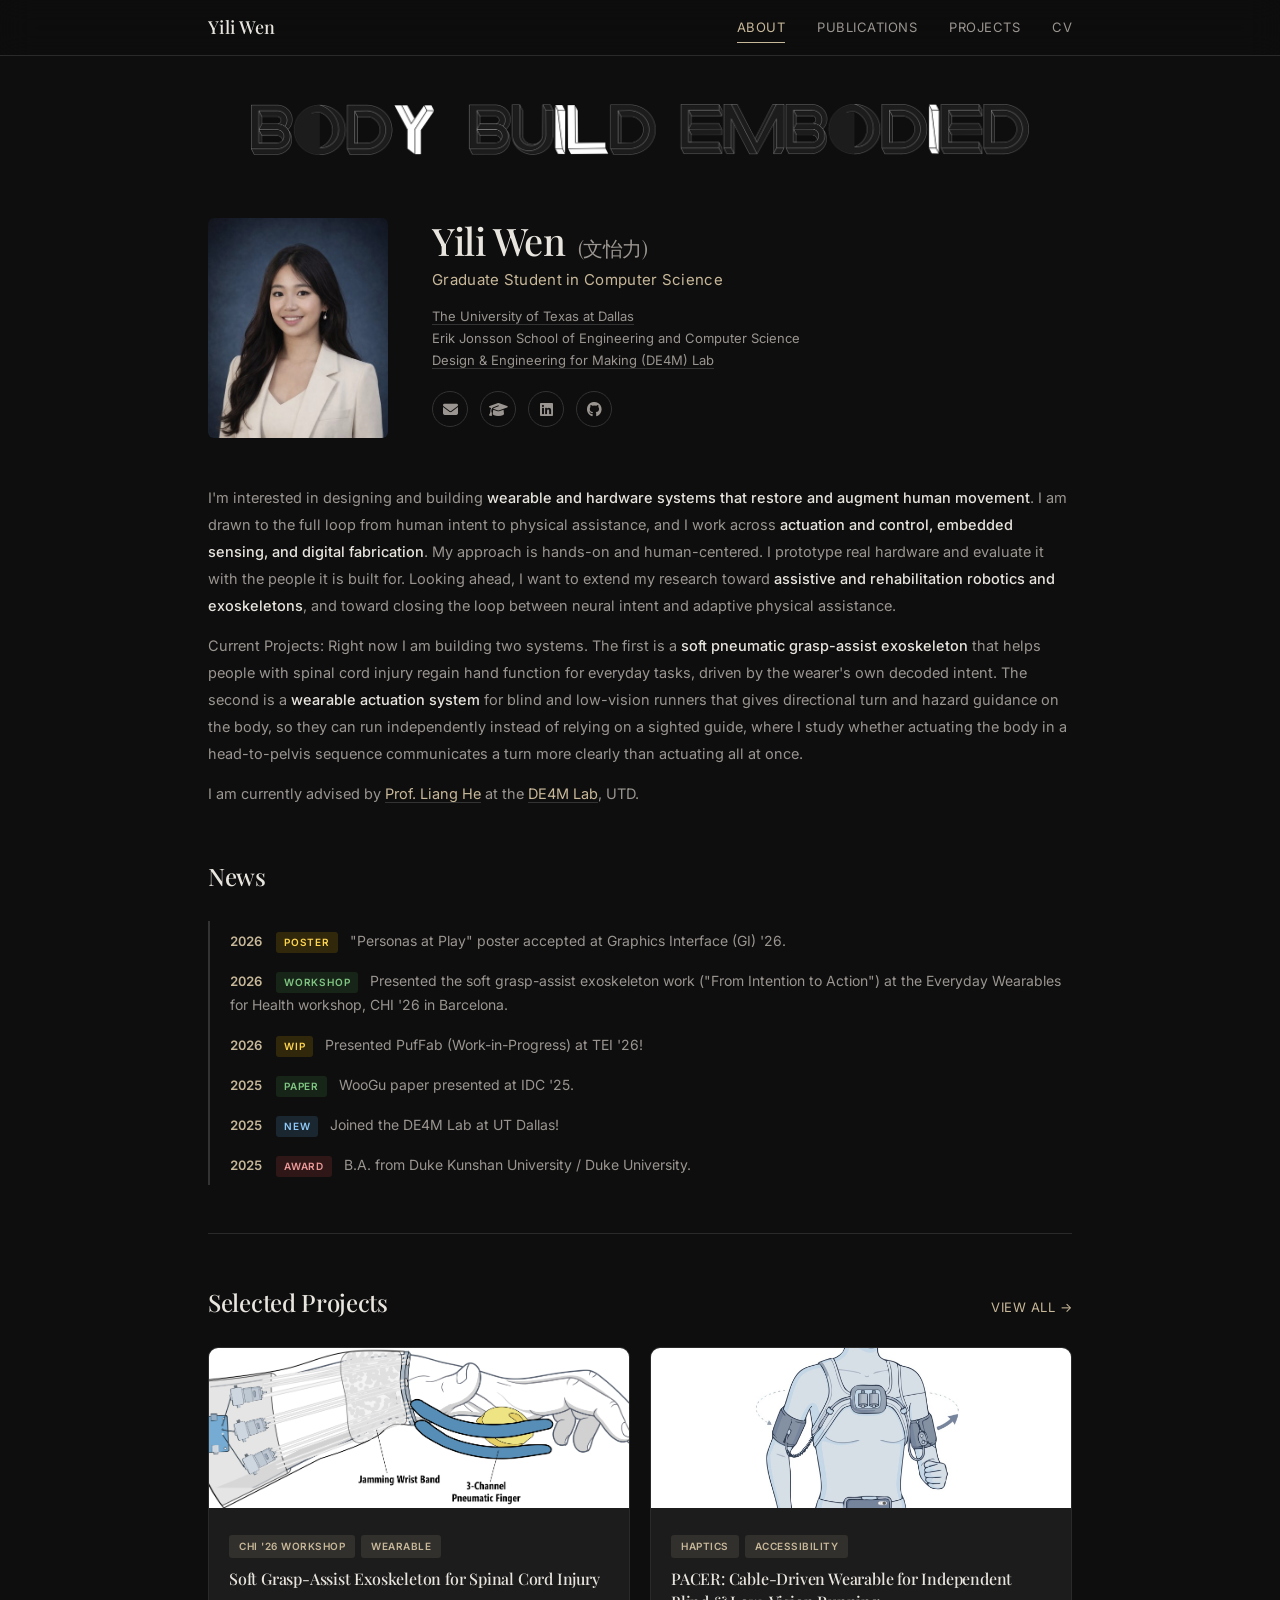
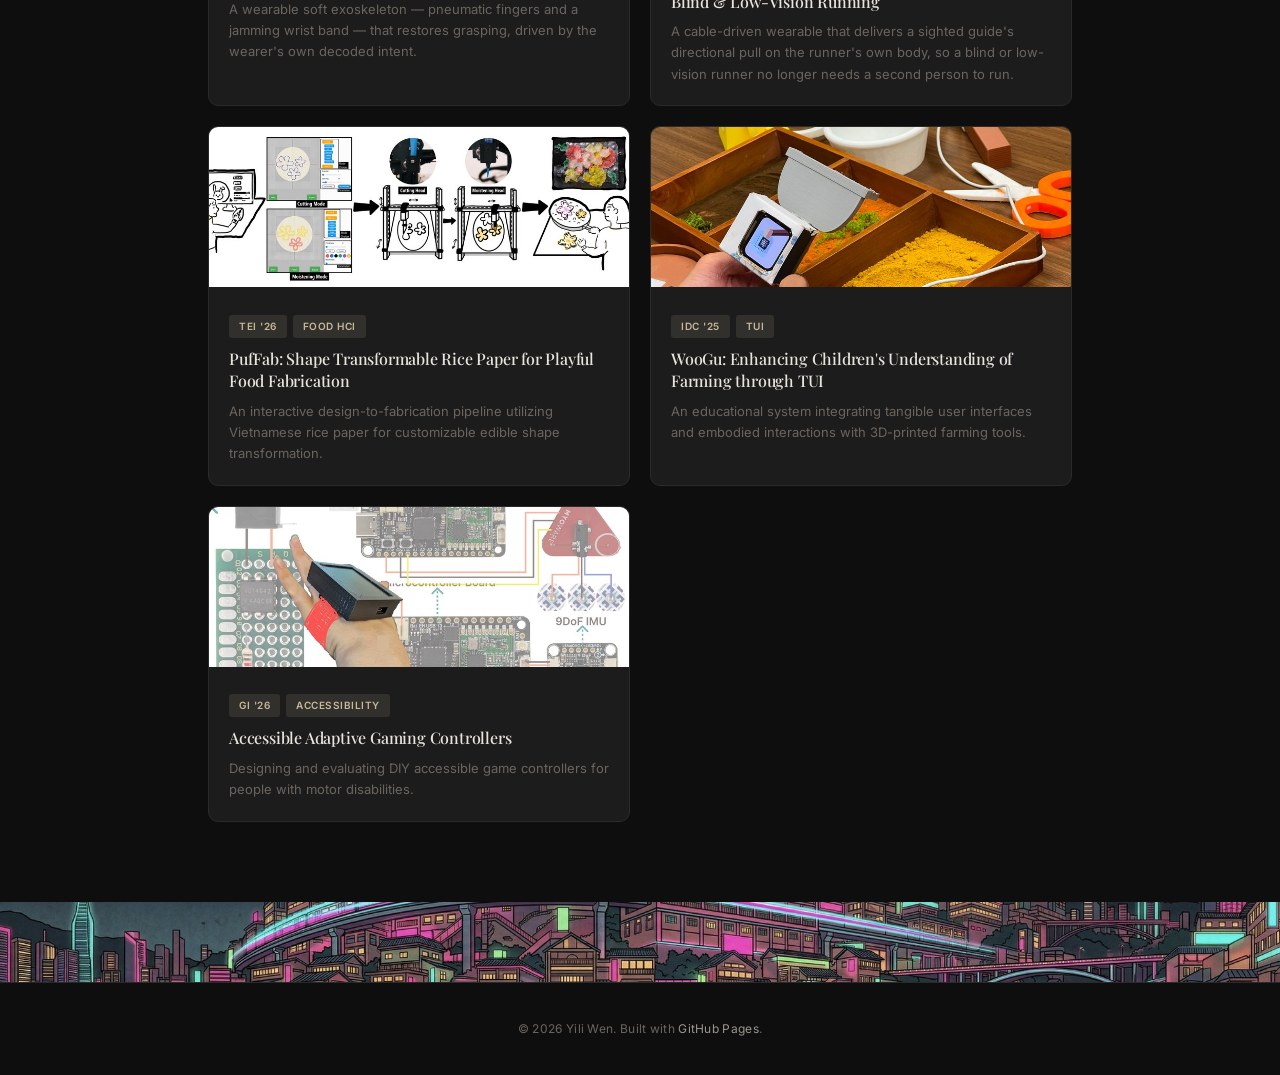
<file: index.html>
<!DOCTYPE html>
<html lang="en">
<head>
  <meta charset="UTF-8">
  <meta name="viewport" content="width=device-width, initial-scale=1.0">
  <title>Yili Wen</title>
  <link rel="stylesheet" href="style.css">
  <link rel="preconnect" href="https://fonts.googleapis.com">
  <link rel="preconnect" href="https://fonts.gstatic.com" crossorigin>
  <link href="https://fonts.googleapis.com/css2?family=Inter:wght@300;400;500;600;700&family=Playfair+Display:ital,wght@0,400;0,500;0,600;0,700;1,400&display=swap" rel="stylesheet">
  <link rel="stylesheet" href="https://cdnjs.cloudflare.com/ajax/libs/font-awesome/6.5.1/css/all.min.css">
</head>
<body>

<!-- Navigation -->
<nav class="navbar">
  <div class="nav-container">
    <a href="index.html" class="nav-name">Yili Wen</a>
    <div class="nav-links">
      <a href="index.html" class="active">About</a>
      <a href="publications.html">Publications</a>
      <a href="projects.html">Projects</a>
      <a href="cv.html">CV</a>
    </div>
    <button class="nav-toggle" aria-label="Toggle menu">
      <i class="fas fa-bars"></i>
    </button>
  </div>
</nav>

<!-- Hero / About Section -->
<main class="page-content">
  <div class="container">
    <div class="hero-tagline"><img src="img/slogan.png" alt="Body Build Embodied" class="slogan-header-img"></div>
    <div class="hero-grid">
      <div class="hero-photo">
        <img src="profile.jpg" alt="Yili Wen" class="profile-photo">
      </div>
      <div class="hero-info">
        <h1>Yili Wen <span class="chinese-name">(&#x6587;&#x6021;&#x529B;)</span></h1>
        <p class="subtitle">Graduate Student in Computer Science</p>
        <p class="affiliation">
          <a href="https://www.utdallas.edu/" target="_blank">The University of Texas at Dallas</a><br>
          Erik Jonsson School of Engineering and Computer Science<br>
          <a href="https://www.de4m.xyz/" target="_blank">Design &amp; Engineering for Making (DE4M) Lab</a>
        </p>
        <div class="contact-links">
          <a href="mailto:dal207256@utdallas.edu" title="Email"><i class="fas fa-envelope"></i></a>
          <a href="https://scholar.google.com/citations?user=3tFZrnEAAAAJ" target="_blank" title="Google Scholar"><i class="fas fa-graduation-cap"></i></a>
          <a href="https://www.linkedin.com/in/yiliwen/" target="_blank" title="LinkedIn"><i class="fab fa-linkedin"></i></a>
          <a href="https://github.com/YiliAngel" target="_blank" title="GitHub"><i class="fab fa-github"></i></a>
        </div>
      </div>
    </div>

    <div class="bio">
      <p>I'm interested in designing and building <strong>wearable and hardware systems that restore and augment human movement</strong>. I am drawn to the full loop from human intent to physical assistance, and I work across <strong>actuation and control, embedded sensing, and digital fabrication</strong>. My approach is hands-on and human-centered. I prototype real hardware and evaluate it with the people it is built for. Looking ahead, I want to extend my research toward <strong>assistive and rehabilitation robotics and exoskeletons</strong>, and toward closing the loop between neural intent and adaptive physical assistance.</p>
      <p>Current Projects: Right now I am building two systems. The first is a <strong>soft pneumatic grasp-assist exoskeleton</strong> that helps people with spinal cord injury regain hand function for everyday tasks, driven by the wearer's own decoded intent. The second is a <strong>wearable actuation system</strong> for blind and low-vision runners that gives directional turn and hazard guidance on the body, so they can run independently instead of relying on a sighted guide, where I study whether actuating the body in a head-to-pelvis sequence communicates a turn more clearly than actuating all at once.</p>
      <p>I am currently advised by <a href="https://www.lianghe.me/" target="_blank">Prof. Liang He</a> at the <a href="https://www.de4m.xyz/" target="_blank">DE4M Lab</a>, UTD.</p>
    </div>

    <div class="news">
      <h2>News</h2>
      <ul class="news-list">
        <!-- TODO: check these read the way you want, and reorder if the dates are off. -->
        <li><span class="news-date">2026</span> <span class="news-tag tag-poster">Poster</span> "Personas at Play" poster accepted at Graphics Interface (GI) '26.</li>
        <li><span class="news-date">2026</span> <span class="news-tag tag-paper">Workshop</span> Presented the soft grasp-assist exoskeleton work ("From Intention to Action") at the Everyday Wearables for Health workshop, CHI '26 in Barcelona.</li>
        <li><span class="news-date">2026</span> <span class="news-tag tag-poster">WiP</span> Presented PufFab (Work-in-Progress) at TEI '26!</li>
        <li><span class="news-date">2025</span> <span class="news-tag tag-paper">Paper</span> WooGu paper presented at IDC '25.</li>
        <li><span class="news-date">2025</span> <span class="news-tag tag-new">New</span> Joined the DE4M Lab at UT Dallas!</li>
        <li><span class="news-date">2025</span> <span class="news-tag tag-award">Award</span> B.A. from Duke Kunshan University / Duke University.</li>
      </ul>
    </div>

    <hr class="section-divider">

    <!-- Featured Projects Preview -->
    <div class="featured-projects">
      <div class="section-header">
        <h2>Selected Projects</h2>
        <a href="projects.html" class="view-all">View All &rarr;</a>
      </div>
      <div class="project-grid">

        <a href="projects/exoskeleton.html" class="project-card">
          <img src="img/projects/sci-system.png" alt="Soft Grasp-Assist Exoskeleton" class="project-cover-img">
          <div class="project-body">
            <div class="project-tags">
              <span class="project-tag">CHI '26 Workshop</span>
              <span class="project-tag">Wearable</span>
            </div>
            <h3>Soft Grasp-Assist Exoskeleton for Spinal Cord Injury</h3>
            <p>A wearable soft exoskeleton &mdash; pneumatic fingers and a jamming wrist band &mdash; that restores grasping, driven by the wearer's own decoded intent.</p>
          </div>
        </a>

        <a href="projects/pblv.html" class="project-card">
          <img src="img/projects/pblv-cover.jpg" alt="PACER, a cable-driven running wearable" class="project-cover-img">
          <div class="project-body">
            <div class="project-tags">
              <span class="project-tag">Haptics</span>
              <span class="project-tag">Accessibility</span>
            </div>
            <h3>PACER: Cable-Driven Wearable for Independent Blind &amp; Low-Vision Running</h3>
            <p>A cable-driven wearable that delivers a sighted guide's directional pull on the runner's own body, so a blind or low-vision runner no longer needs a second person to run.</p>
          </div>
        </a>

        <a href="projects/puffab.html" class="project-card">
          <img src="img/projects/puffab.jpg" alt="PufFab" class="project-cover-img">
          <div class="project-body">
            <div class="project-tags">
              <span class="project-tag">TEI '26</span>
              <span class="project-tag">Food HCI</span>
            </div>
            <h3>PufFab: Shape Transformable Rice Paper for Playful Food Fabrication</h3>
            <p>An interactive design-to-fabrication pipeline utilizing Vietnamese rice paper for customizable edible shape transformation.</p>
          </div>
        </a>

        <a href="projects/woogu.html" class="project-card">
          <img src="img/projects/woogu-cover.jpg" alt="WooGu" class="project-cover-img">
          <div class="project-body">
            <div class="project-tags">
              <span class="project-tag">IDC '25</span>
              <span class="project-tag">TUI</span>
            </div>
            <h3>WooGu: Enhancing Children's Understanding of Farming through TUI</h3>
            <p>An educational system integrating tangible user interfaces and embodied interactions with 3D-printed farming tools.</p>
          </div>
        </a>

        <a href="projects/controller.html" class="project-card">
          <img src="img/projects/controller-cover.jpg" alt="Adaptive Controller" class="project-cover-img">
          <div class="project-body">
            <div class="project-tags">
              <span class="project-tag">GI '26</span>
              <span class="project-tag">Accessibility</span>
            </div>
            <h3>Accessible Adaptive Gaming Controllers</h3>
            <p>Designing and evaluating DIY accessible game controllers for people with motor disabilities.</p>
          </div>
        </a>

      </div>
    </div>

  </div>
</main>

<!-- Chongqing Banner -->
<div class="banner-full">
  <img src="img/chongqing-banner.jpg" alt="Chongqing cyberpunk cityscape">
</div>

<!-- Footer -->
<footer class="footer">
  <div class="container">
    <p>&copy; 2026 Yili Wen. Built with <a href="https://pages.github.com/" target="_blank">GitHub Pages</a>.</p>
  </div>
</footer>

<script>
  const toggle = document.querySelector('.nav-toggle');
  const links = document.querySelector('.nav-links');
  toggle.addEventListener('click', () => links.classList.toggle('active'));
</script>

</body>
</html>
</file>
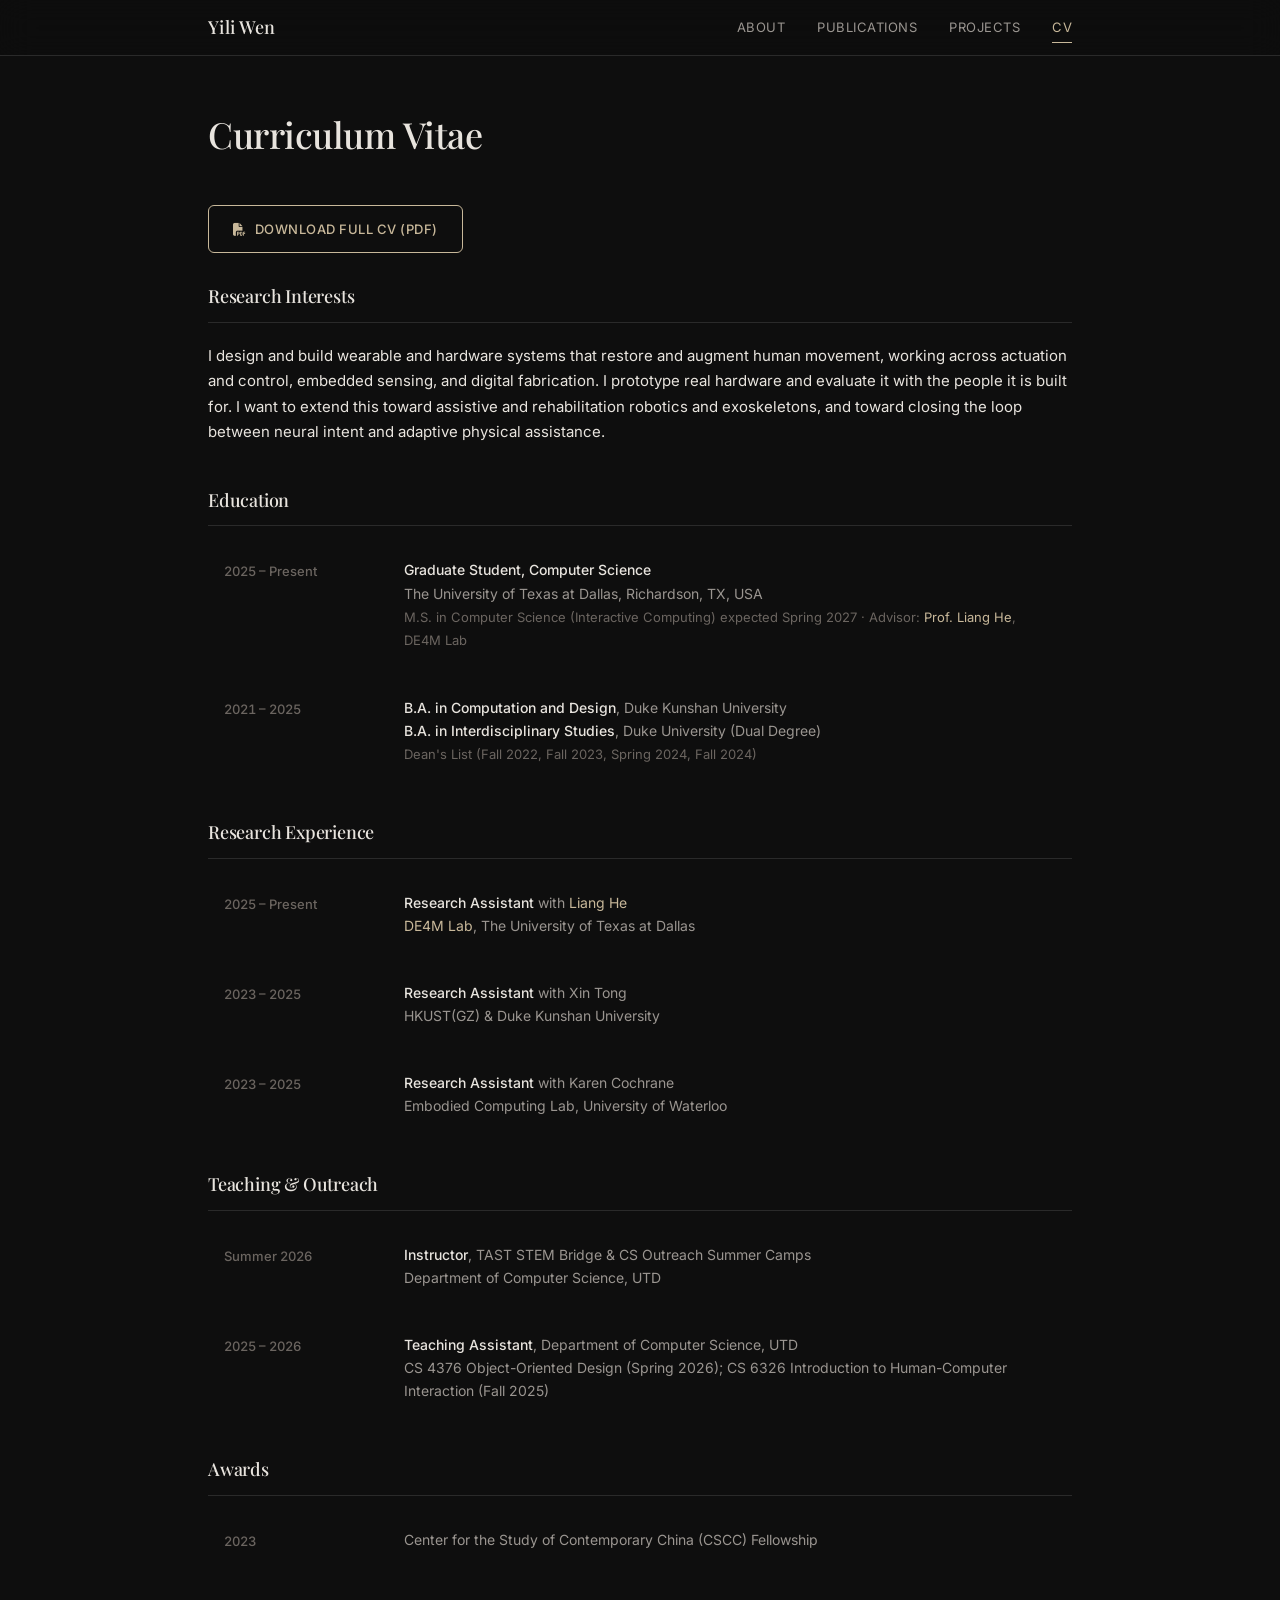
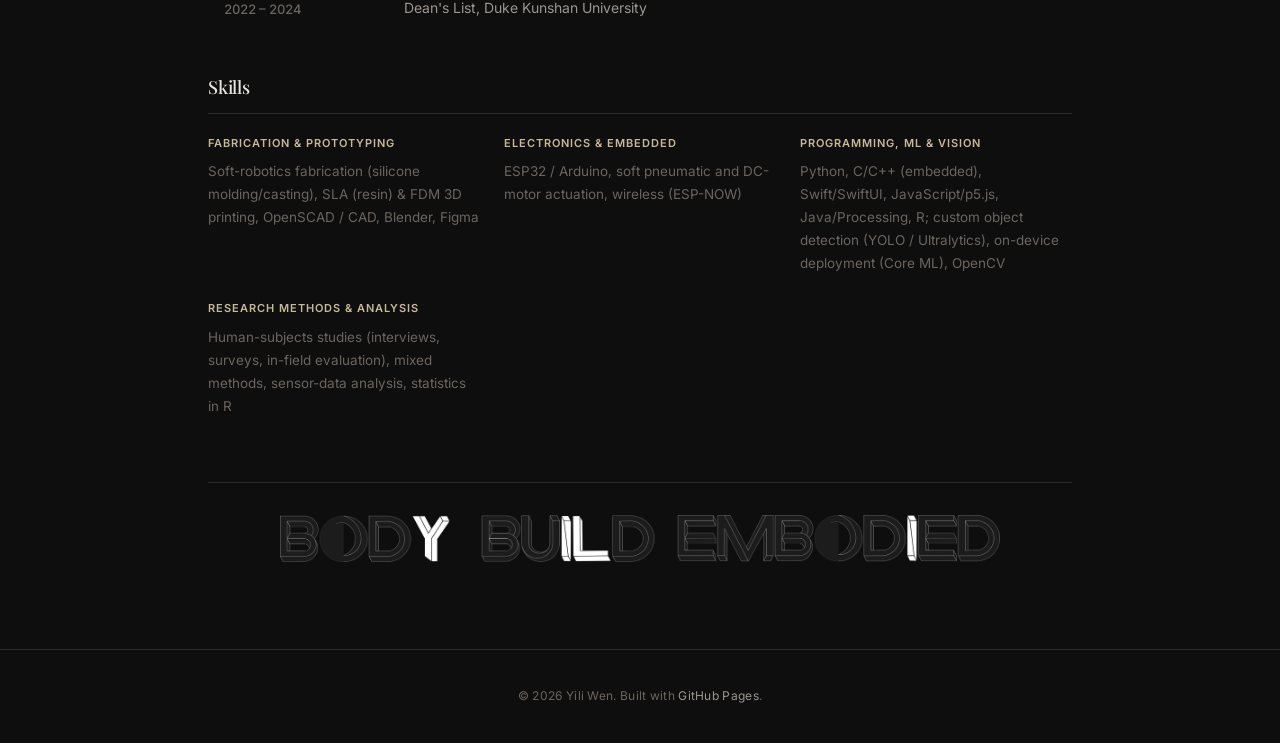
<file: cv.html>
<!DOCTYPE html>
<html lang="en">
<head>
  <meta charset="UTF-8">
  <meta name="viewport" content="width=device-width, initial-scale=1.0">
  <title>CV - Yili Wen</title>
  <link rel="stylesheet" href="style.css">
  <link rel="preconnect" href="https://fonts.googleapis.com">
  <link rel="preconnect" href="https://fonts.gstatic.com" crossorigin>
  <link href="https://fonts.googleapis.com/css2?family=Inter:wght@300;400;500;600;700&family=Playfair+Display:ital,wght@0,400;0,500;0,600;0,700;1,400&display=swap" rel="stylesheet">
  <link rel="stylesheet" href="https://cdnjs.cloudflare.com/ajax/libs/font-awesome/6.5.1/css/all.min.css">
</head>
<body>

<nav class="navbar">
  <div class="nav-container">
    <a href="index.html" class="nav-name">Yili Wen</a>
    <div class="nav-links">
      <a href="index.html">About</a>
      <a href="publications.html">Publications</a>
      <a href="projects.html">Projects</a>
      <a href="cv.html" class="active">CV</a>
    </div>
    <button class="nav-toggle" aria-label="Toggle menu">
      <i class="fas fa-bars"></i>
    </button>
  </div>
</nav>

<main class="page-content">
  <div class="container">
    <h1 class="page-title">Curriculum Vitae</h1>

    <p class="cv-download" style="margin-bottom: 28px;">
      <a href="YiliWen_CV.pdf" target="_blank"><i class="fas fa-file-pdf"></i> Download Full CV (PDF)</a>
    </p>

    <div class="cv-section">
      <h3>Research Interests</h3>
      <p style="margin: 0;">I design and build wearable and hardware systems that restore and augment human movement, working across actuation and control, embedded sensing, and digital fabrication. I prototype real hardware and evaluate it with the people it is built for. I want to extend this toward assistive and rehabilitation robotics and exoskeletons, and toward closing the loop between neural intent and adaptive physical assistance.</p>
    </div>

    <div class="cv-section">
      <h3>Education</h3>
      <div class="cv-item">
        <div class="cv-date">2025 &ndash; Present</div>
        <div class="cv-detail">
          <strong>Graduate Student, Computer Science</strong><br>
          The University of Texas at Dallas, Richardson, TX, USA<br>
          <span class="cv-note">M.S. in Computer Science (Interactive Computing) expected Spring 2027 &middot; Advisor: <a href="https://www.lianghe.me/" target="_blank">Prof. Liang He</a>, DE4M Lab</span>
        </div>
      </div>
      <div class="cv-item">
        <div class="cv-date">2021 &ndash; 2025</div>
        <div class="cv-detail">
          <strong>B.A. in Computation and Design</strong>, Duke Kunshan University<br>
          <strong>B.A. in Interdisciplinary Studies</strong>, Duke University (Dual Degree)<br>
          <span class="cv-note">Dean's List (Fall 2022, Fall 2023, Spring 2024, Fall 2024)</span>
        </div>
      </div>
    </div>

    <div class="cv-section">
      <h3>Research Experience</h3>
      <div class="cv-item">
        <div class="cv-date">2025 &ndash; Present</div>
        <div class="cv-detail">
          <strong>Research Assistant</strong> with <a href="https://www.lianghe.me/" target="_blank">Liang He</a><br>
          <a href="https://www.de4m.xyz/" target="_blank">DE4M Lab</a>, The University of Texas at Dallas
        </div>
      </div>
      <div class="cv-item">
        <div class="cv-date">2023 &ndash; 2025</div>
        <div class="cv-detail">
          <strong>Research Assistant</strong> with Xin Tong<br>
          HKUST(GZ) &amp; Duke Kunshan University
        </div>
      </div>
      <div class="cv-item">
        <div class="cv-date">2023 &ndash; 2025</div>
        <div class="cv-detail">
          <strong>Research Assistant</strong> with Karen Cochrane<br>
          Embodied Computing Lab, University of Waterloo
        </div>
      </div>
    </div>

    <div class="cv-section">
      <h3>Teaching &amp; Outreach</h3>
      <div class="cv-item">
        <div class="cv-date">Summer 2026</div>
        <div class="cv-detail">
          <strong>Instructor</strong>, TAST STEM Bridge &amp; CS Outreach Summer Camps<br>
          Department of Computer Science, UTD
        </div>
      </div>
      <div class="cv-item">
        <div class="cv-date">2025 &ndash; 2026</div>
        <div class="cv-detail">
          <strong>Teaching Assistant</strong>, Department of Computer Science, UTD<br>
          CS 4376 Object-Oriented Design (Spring 2026); CS 6326 Introduction to Human-Computer Interaction (Fall 2025)
        </div>
      </div>
    </div>

    <div class="cv-section">
      <h3>Awards</h3>
      <div class="cv-item">
        <div class="cv-date">2023</div>
        <div class="cv-detail">
          Center for the Study of Contemporary China (CSCC) Fellowship
        </div>
      </div>
      <div class="cv-item">
        <div class="cv-date">2022 &ndash; 2024</div>
        <div class="cv-detail">
          Dean's List, Duke Kunshan University
        </div>
      </div>
    </div>

    <div class="cv-section">
      <h3>Skills</h3>
      <div class="skills-grid">
        <div class="skill-group">
          <h4>Fabrication &amp; Prototyping</h4>
          <p>Soft-robotics fabrication (silicone molding/casting), SLA (resin) &amp; FDM 3D printing, OpenSCAD / CAD, Blender, Figma</p>
        </div>
        <div class="skill-group">
          <h4>Electronics &amp; Embedded</h4>
          <p>ESP32 / Arduino, soft pneumatic and DC-motor actuation, wireless (ESP-NOW)</p>
        </div>
        <div class="skill-group">
          <h4>Programming, ML &amp; Vision</h4>
          <p>Python, C/C++ (embedded), Swift/SwiftUI, JavaScript/p5.js, Java/Processing, R; custom object detection (YOLO / Ultralytics), on-device deployment (Core ML), OpenCV</p>
        </div>
        <div class="skill-group">
          <h4>Research Methods &amp; Analysis</h4>
          <p>Human-subjects studies (interviews, surveys, in-field evaluation), mixed methods, sensor-data analysis, statistics in R</p>
        </div>
      </div>
    </div>

    <div class="slogan-footer">
      <img src="img/slogan.png" alt="Body Build Embodied" class="slogan-img">
    </div>

  </div>
</main>

<footer class="footer">
  <div class="container">
    <p>&copy; 2026 Yili Wen. Built with <a href="https://pages.github.com/" target="_blank">GitHub Pages</a>.</p>
  </div>
</footer>

<script>
  const toggle = document.querySelector('.nav-toggle');
  const links = document.querySelector('.nav-links');
  toggle.addEventListener('click', () => links.classList.toggle('active'));
</script>

</body>
</html>
</file>
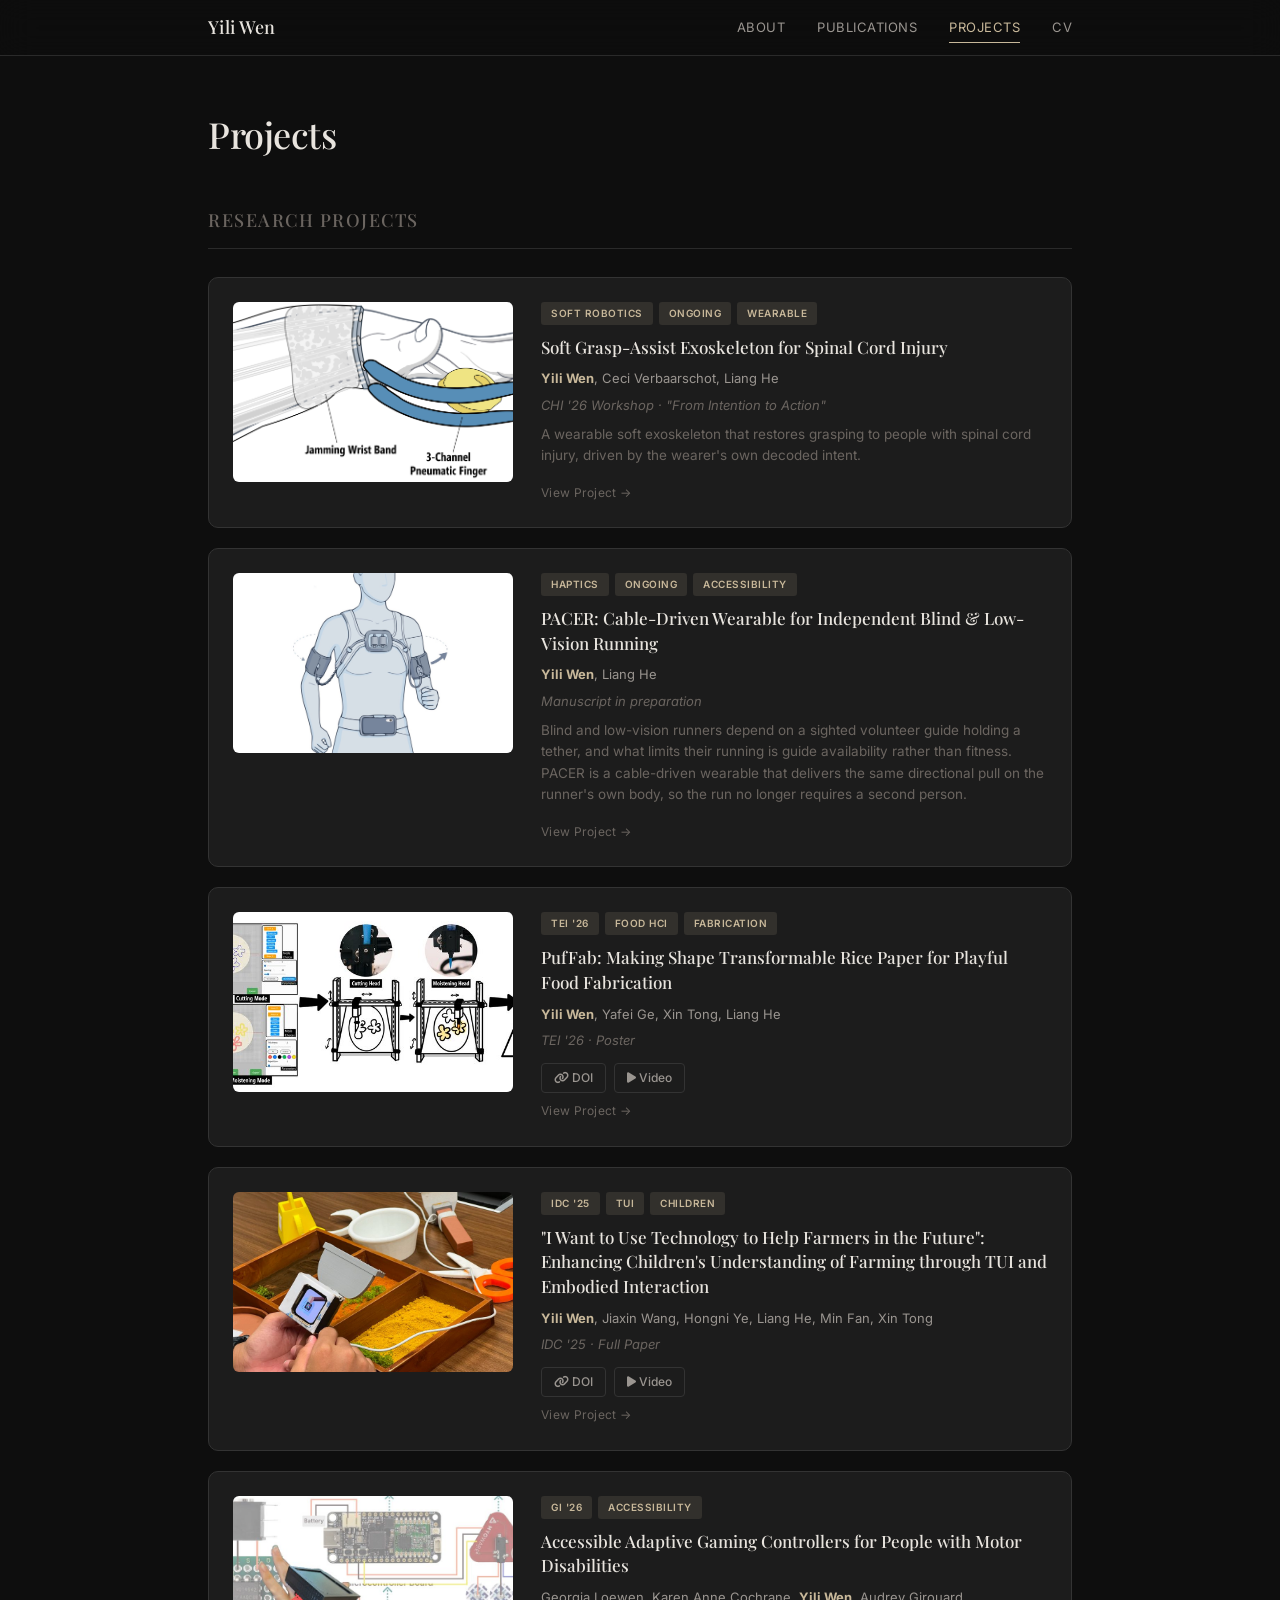
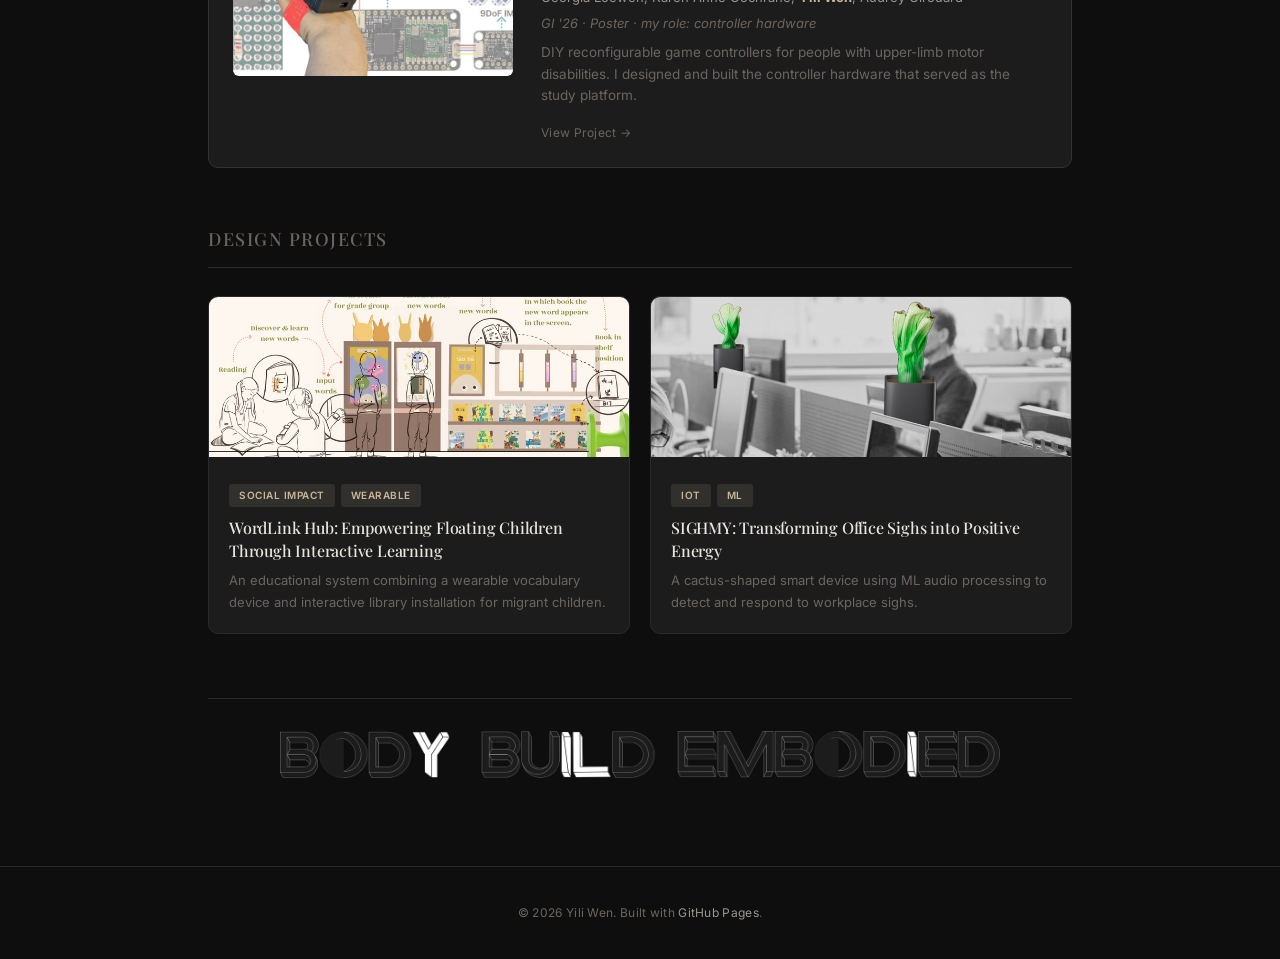
<file: projects.html>
<!DOCTYPE html>
<html lang="en">
<head>
  <meta charset="UTF-8">
  <meta name="viewport" content="width=device-width, initial-scale=1.0">
  <title>Projects - Yili Wen</title>
  <link rel="stylesheet" href="style.css">
  <link rel="preconnect" href="https://fonts.googleapis.com">
  <link rel="preconnect" href="https://fonts.gstatic.com" crossorigin>
  <link href="https://fonts.googleapis.com/css2?family=Inter:wght@300;400;500;600;700&family=Playfair+Display:ital,wght@0,400;0,500;0,600;0,700;1,400&display=swap" rel="stylesheet">
  <link rel="stylesheet" href="https://cdnjs.cloudflare.com/ajax/libs/font-awesome/6.5.1/css/all.min.css">
</head>
<body>

<nav class="navbar">
  <div class="nav-container">
    <a href="index.html" class="nav-name">Yili Wen</a>
    <div class="nav-links">
      <a href="index.html">About</a>
      <a href="publications.html">Publications</a>
      <a href="projects.html" class="active">Projects</a>
      <a href="cv.html">CV</a>
    </div>
    <button class="nav-toggle" aria-label="Toggle menu"><i class="fas fa-bars"></i></button>
  </div>
</nav>

<main class="page-content">
  <div class="container">
    <h1 class="page-title">Projects</h1>

    <!-- ===== Research Projects ===== -->
    <h2 class="projects-section-title">Research Projects</h2>

    <!-- SCI Soft Exoskeleton -->
    <a href="projects/exoskeleton.html" class="research-card">
      <div class="research-card-img">
        <img src="img/projects/sci-system.png" alt="Soft Grasp-Assist Exoskeleton">
      </div>
      <div class="research-card-info">
        <div class="project-tags">
          <span class="project-tag">Soft Robotics</span>
          <span class="project-tag">Ongoing</span>
          <span class="project-tag">Wearable</span>
        </div>
        <h3>Soft Grasp-Assist Exoskeleton for Spinal Cord Injury</h3>
        <p class="research-card-authors"><strong>Yili Wen</strong>, Ceci Verbaarschot, Liang He</p>
        <p class="research-card-venue">CHI '26 Workshop &middot; "From Intention to Action"</p>
        <p class="research-card-desc">A wearable soft exoskeleton that restores grasping to people with spinal cord injury, driven by the wearer's own decoded intent.</p>
        <p class="research-card-arrow">View Project &rarr;</p>
      </div>
    </a>

    <!-- PBLV Haptic Running Wearable -->
    <a href="projects/pblv.html" class="research-card">
      <div class="research-card-img">
        <img src="img/projects/pblv-cover.jpg" alt="PACER, a cable-driven running wearable">
      </div>
      <div class="research-card-info">
        <div class="project-tags">
          <span class="project-tag">Haptics</span>
          <span class="project-tag">Ongoing</span>
          <span class="project-tag">Accessibility</span>
        </div>
        <h3>PACER: Cable-Driven Wearable for Independent Blind &amp; Low-Vision Running</h3>
        <p class="research-card-authors"><strong>Yili Wen</strong>, Liang He</p>
        <p class="research-card-venue">Manuscript in preparation</p>
        <p class="research-card-desc">Blind and low-vision runners depend on a sighted volunteer guide holding a tether, and what limits their running is guide availability rather than fitness. PACER is a cable-driven wearable that delivers the same directional pull on the runner's own body, so the run no longer requires a second person.</p>
        <p class="research-card-arrow">View Project &rarr;</p>
      </div>
    </a>

    <!-- PufFab -->
    <a href="projects/puffab.html" class="research-card">
      <div class="research-card-img">
        <img src="img/projects/puffab.jpg" alt="PufFab">
      </div>
      <div class="research-card-info">
        <div class="project-tags">
          <span class="project-tag">TEI '26</span>
          <span class="project-tag">Food HCI</span>
          <span class="project-tag">Fabrication</span>
        </div>
        <h3>PufFab: Making Shape Transformable Rice Paper for Playful Food Fabrication</h3>
        <p class="research-card-authors"><strong>Yili Wen</strong>, Yafei Ge, Xin Tong, Liang He</p>
        <p class="research-card-venue">TEI '26 &middot; Poster</p>
        <div class="research-card-links">
          <span class="pub-link" onclick="event.preventDefault(); window.open('https://doi.org/10.1145/3731459.3779326','_blank')"><i class="fas fa-link"></i> DOI</span>
          <span class="pub-link" onclick="event.preventDefault(); window.open('https://youtu.be/TN2AcWs8row','_blank')"><i class="fas fa-play"></i> Video</span>
        </div>
        <p class="research-card-arrow">View Project &rarr;</p>
      </div>
    </a>

    <!-- WooGu -->
    <a href="projects/woogu.html" class="research-card">
      <div class="research-card-img">
        <img src="img/projects/woogu-cover.jpg" alt="WooGu">
      </div>
      <div class="research-card-info">
        <div class="project-tags">
          <span class="project-tag">IDC '25</span>
          <span class="project-tag">TUI</span>
          <span class="project-tag">Children</span>
        </div>
        <h3>"I Want to Use Technology to Help Farmers in the Future": Enhancing Children's Understanding of Farming through TUI and Embodied Interaction</h3>
        <p class="research-card-authors"><strong>Yili Wen</strong>, Jiaxin Wang, Hongni Ye, Liang He, Min Fan, Xin Tong</p>
        <p class="research-card-venue">IDC '25 &middot; Full Paper</p>
        <div class="research-card-links">
          <span class="pub-link" onclick="event.preventDefault(); window.open('https://doi.org/10.1145/3713043.3728865','_blank')"><i class="fas fa-link"></i> DOI</span>
          <span class="pub-link" onclick="event.preventDefault(); window.open('https://vimeo.com/1095487310','_blank')"><i class="fas fa-play"></i> Video</span>
        </div>
        <p class="research-card-arrow">View Project &rarr;</p>
      </div>
    </a>

    <!-- Adaptive Controller — GI '26 poster; my role = hardware -->
    <a href="projects/controller.html" class="research-card">
      <div class="research-card-img">
        <img src="img/projects/controller-cover.jpg" alt="Adaptive Gaming Controller">
      </div>
      <div class="research-card-info">
        <div class="project-tags">
          <span class="project-tag">GI '26</span>
          <span class="project-tag">Accessibility</span>
        </div>
        <h3>Accessible Adaptive Gaming Controllers for People with Motor Disabilities</h3>
        <p class="research-card-authors">Georgia Loewen, Karen Anne Cochrane, <strong>Yili Wen</strong>, Audrey Girouard</p>
        <p class="research-card-venue">GI '26 &middot; Poster &middot; my role: controller hardware</p>
        <p class="research-card-desc">DIY reconfigurable game controllers for people with upper-limb motor disabilities. I designed and built the controller hardware that served as the study platform.</p>
        <p class="research-card-arrow">View Project &rarr;</p>
      </div>
    </a>

    <!-- ===== Design Projects ===== -->
    <h2 class="projects-section-title" style="margin-top: 56px;">Design Projects</h2>

    <div class="project-grid">

      <a href="projects/wordlink.html" class="project-card">
        <img src="img/projects/wordlink-cover.jpg" alt="WordLink Hub" class="project-cover-img">
        <div class="project-body">
          <div class="project-tags">
            <span class="project-tag">Social Impact</span>
            <span class="project-tag">Wearable</span>
          </div>
          <h3>WordLink Hub: Empowering Floating Children Through Interactive Learning</h3>
          <p>An educational system combining a wearable vocabulary device and interactive library installation for migrant children.</p>
        </div>
      </a>

      <a href="projects/sighmy.html" class="project-card">
        <img src="img/projects/sighmy-cover.jpg" alt="SIGHMY" class="project-cover-img">
        <div class="project-body">
          <div class="project-tags">
            <span class="project-tag">IoT</span>
            <span class="project-tag">ML</span>
          </div>
          <h3>SIGHMY: Transforming Office Sighs into Positive Energy</h3>
          <p>A cactus-shaped smart device using ML audio processing to detect and respond to workplace sighs.</p>
        </div>
      </a>

    </div>

    <!-- Slogan -->
    <div class="slogan-footer">
      <img src="img/slogan.png" alt="Body Build Embodied" class="slogan-img">
    </div>

  </div>
</main>

<footer class="footer">
  <div class="container"><p>&copy; 2026 Yili Wen. Built with <a href="https://pages.github.com/" target="_blank">GitHub Pages</a>.</p></div>
</footer>

<script>
  const toggle = document.querySelector('.nav-toggle');
  const links = document.querySelector('.nav-links');
  toggle.addEventListener('click', () => links.classList.toggle('active'));
</script>

</body>
</html>
</file>
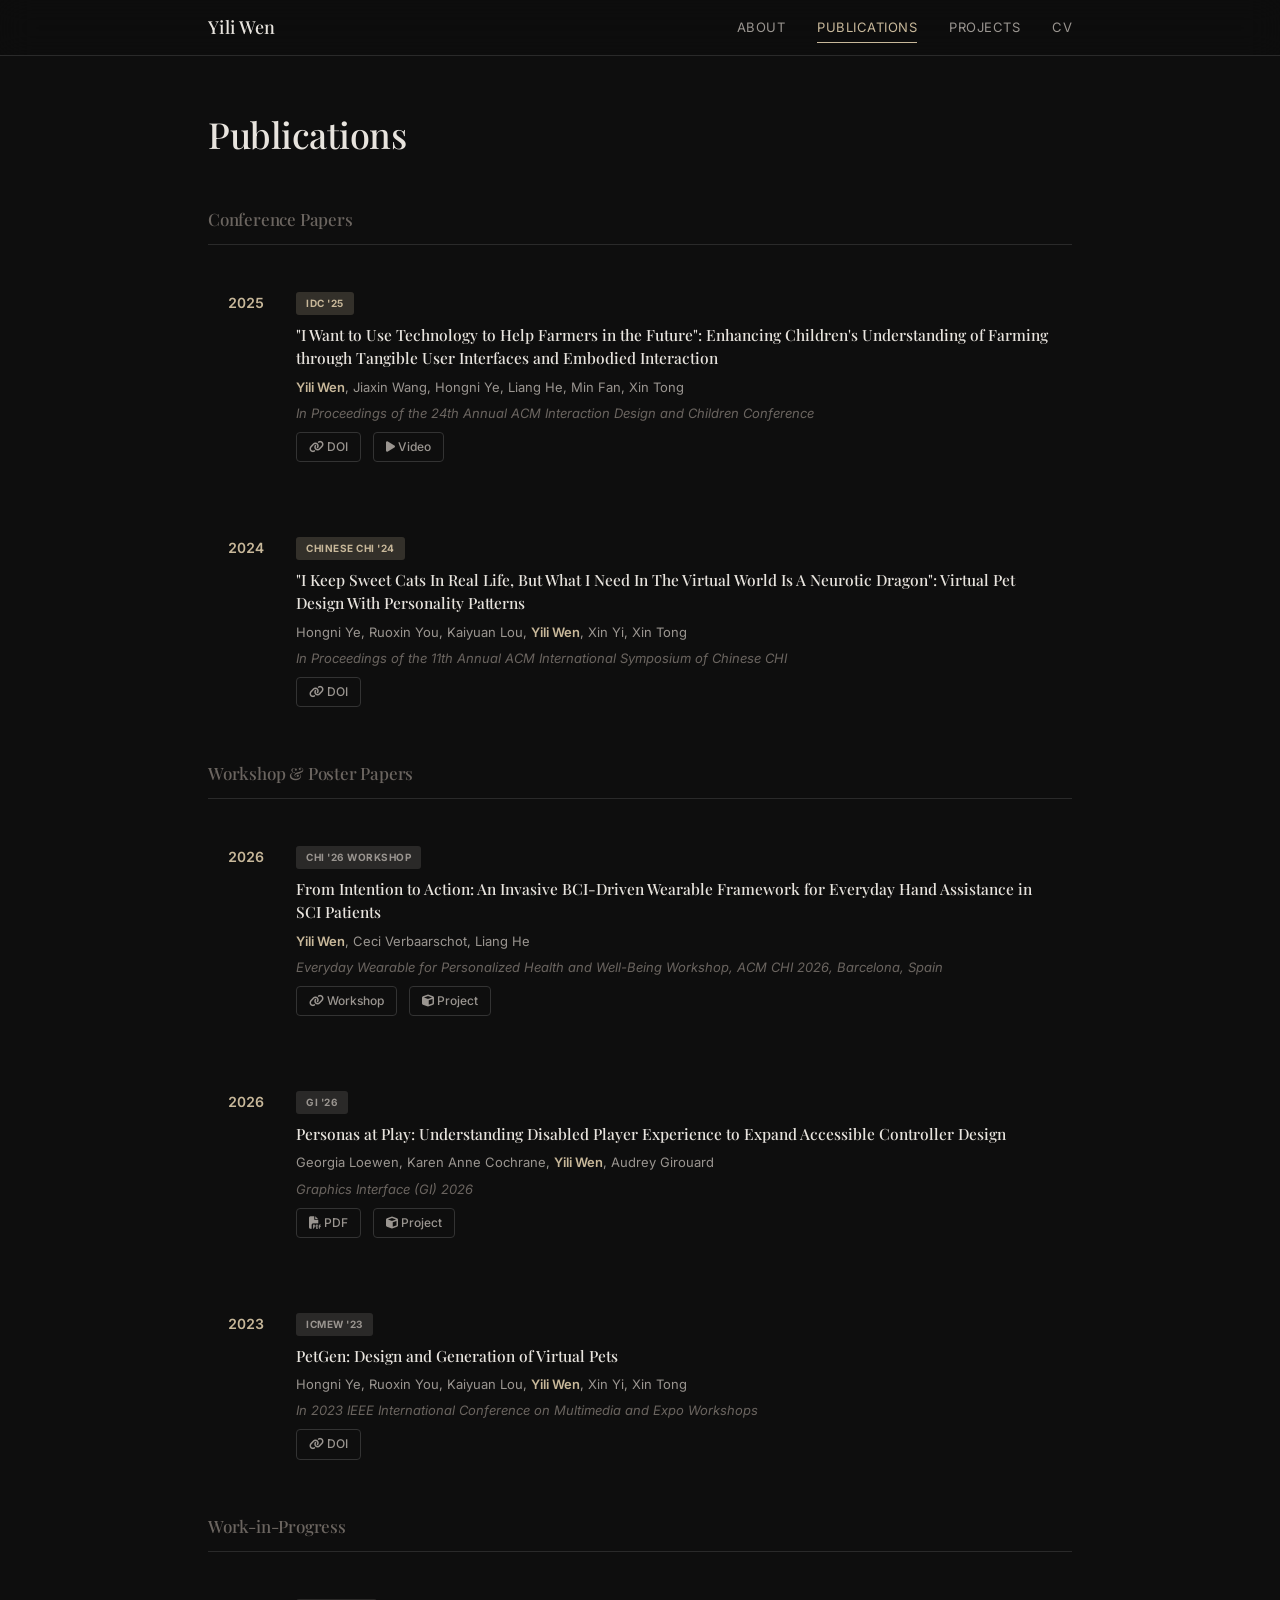
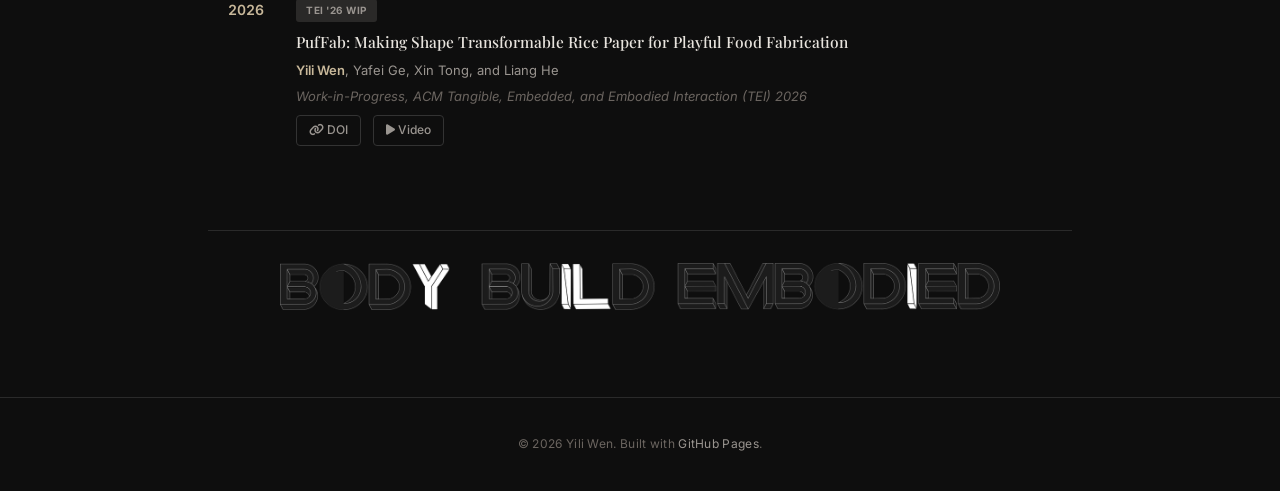
<file: publications.html>
<!DOCTYPE html>
<html lang="en">
<head>
  <meta charset="UTF-8">
  <meta name="viewport" content="width=device-width, initial-scale=1.0">
  <title>Publications - Yili Wen</title>
  <link rel="stylesheet" href="style.css">
  <link rel="preconnect" href="https://fonts.googleapis.com">
  <link rel="preconnect" href="https://fonts.gstatic.com" crossorigin>
  <link href="https://fonts.googleapis.com/css2?family=Inter:wght@300;400;500;600;700&family=Playfair+Display:ital,wght@0,400;0,500;0,600;0,700;1,400&display=swap" rel="stylesheet">
  <link rel="stylesheet" href="https://cdnjs.cloudflare.com/ajax/libs/font-awesome/6.5.1/css/all.min.css">
</head>
<body>

<nav class="navbar">
  <div class="nav-container">
    <a href="index.html" class="nav-name">Yili Wen</a>
    <div class="nav-links">
      <a href="index.html">About</a>
      <a href="publications.html" class="active">Publications</a>
      <a href="projects.html">Projects</a>
      <a href="cv.html">CV</a>
    </div>
    <button class="nav-toggle" aria-label="Toggle menu">
      <i class="fas fa-bars"></i>
    </button>
  </div>
</nav>

<main class="page-content">
  <div class="container">
    <h1 class="page-title">Publications</h1>

    <h3 class="pub-category">Conference Papers</h3>

    <div class="pub-item">
      <div class="pub-year">2025</div>
      <div class="pub-content">
        <div class="pub-venue"><span class="venue-badge">IDC '25</span></div>
        <p class="pub-title">"I Want to Use Technology to Help Farmers in the Future": Enhancing Children's Understanding of Farming through Tangible User Interfaces and Embodied Interaction</p>
        <p class="pub-authors"><strong>Yili Wen</strong>, Jiaxin Wang, Hongni Ye, Liang He, Min Fan, Xin Tong</p>
        <p class="pub-info">In Proceedings of the 24th Annual ACM Interaction Design and Children Conference</p>
        <div class="pub-links">
          <a href="https://doi.org/10.1145/3713043.3728865" target="_blank" class="pub-link"><i class="fas fa-link"></i> DOI</a>
          <a href="https://vimeo.com/1095487310" target="_blank" class="pub-link"><i class="fas fa-play"></i> Video</a>
        </div>
      </div>
    </div>

    <div class="pub-item">
      <div class="pub-year">2024</div>
      <div class="pub-content">
        <div class="pub-venue"><span class="venue-badge">Chinese CHI '24</span></div>
        <p class="pub-title">"I Keep Sweet Cats In Real Life, But What I Need In The Virtual World Is A Neurotic Dragon": Virtual Pet Design With Personality Patterns</p>
        <p class="pub-authors">Hongni Ye, Ruoxin You, Kaiyuan Lou, <strong>Yili Wen</strong>, Xin Yi, Xin Tong</p>
        <p class="pub-info">In Proceedings of the 11th Annual ACM International Symposium of Chinese CHI</p>
        <div class="pub-links">
          <a href="https://doi.org/10.1145/3629606.3629626" target="_blank" class="pub-link"><i class="fas fa-link"></i> DOI</a>
        </div>
      </div>
    </div>

    <h3 class="pub-category">Workshop &amp; Poster Papers</h3>

    <!-- ADDED 2026-07-16 — was missing from the site. TODO: full author list, and a
         DOI / PDF link once available. -->
    <div class="pub-item">
      <div class="pub-year">2026</div>
      <div class="pub-content">
        <div class="pub-venue"><span class="venue-badge venue-poster">CHI '26 Workshop</span></div>
        <p class="pub-title">From Intention to Action: An Invasive BCI-Driven Wearable Framework for Everyday Hand Assistance in SCI Patients</p>
        <p class="pub-authors"><strong>Yili Wen</strong>, Ceci Verbaarschot, Liang He</p>
        <p class="pub-info">Everyday Wearable for Personalized Health and Well-Being Workshop, ACM CHI 2026, Barcelona, Spain</p>
        <div class="pub-links">
          <a href="https://everydaywearableforhealth.github.io/schedule/" target="_blank" class="pub-link"><i class="fas fa-link"></i> Workshop</a>
          <a href="projects/exoskeleton.html" class="pub-link"><i class="fas fa-cube"></i> Project</a>
        </div>
      </div>
    </div>

    <!-- ADDED 2026-07-16 — was missing from the site. TODO: DOI link once available. -->
    <div class="pub-item">
      <div class="pub-year">2026</div>
      <div class="pub-content">
        <div class="pub-venue"><span class="venue-badge venue-poster">GI '26</span></div>
        <p class="pub-title">Personas at Play: Understanding Disabled Player Experience to Expand Accessible Controller Design</p>
        <p class="pub-authors">Georgia Loewen, Karen Anne Cochrane, <strong>Yili Wen</strong>, Audrey Girouard</p>
        <p class="pub-info">Graphics Interface (GI) 2026</p>
        <div class="pub-links">
          <a href="https://cs.uwaterloo.ca/~dvogel/gi2026/posters/1010c.pdf" target="_blank" class="pub-link"><i class="fas fa-file-pdf"></i> PDF</a>
          <a href="projects/controller.html" class="pub-link"><i class="fas fa-cube"></i> Project</a>
        </div>
      </div>
    </div>

    <div class="pub-item">
      <div class="pub-year">2023</div>
      <div class="pub-content">
        <div class="pub-venue"><span class="venue-badge venue-poster">ICMEW '23</span></div>
        <p class="pub-title">PetGen: Design and Generation of Virtual Pets</p>
        <p class="pub-authors">Hongni Ye, Ruoxin You, Kaiyuan Lou, <strong>Yili Wen</strong>, Xin Yi, Xin Tong</p>
        <p class="pub-info">In 2023 IEEE International Conference on Multimedia and Expo Workshops</p>
        <div class="pub-links">
          <a href="https://doi.org/10.1109/ICMEW59549.2023.00065" target="_blank" class="pub-link"><i class="fas fa-link"></i> DOI</a>
        </div>
      </div>
    </div>

    <h3 class="pub-category">Work-in-Progress</h3>

    <div class="pub-item">
      <div class="pub-year">2026</div>
      <div class="pub-content">
        <div class="pub-venue"><span class="venue-badge venue-poster">TEI '26 WiP</span></div>
        <p class="pub-title">PufFab: Making Shape Transformable Rice Paper for Playful Food Fabrication</p>
        <p class="pub-authors"><strong>Yili Wen</strong>, Yafei Ge, Xin Tong, and Liang He</p>
        <p class="pub-info">Work-in-Progress, ACM Tangible, Embedded, and Embodied Interaction (TEI) 2026</p>
        <div class="pub-links">
          <a href="https://doi.org/10.1145/3731459.3779326" target="_blank" class="pub-link"><i class="fas fa-link"></i> DOI</a>
          <a href="https://youtu.be/TN2AcWs8row" target="_blank" class="pub-link"><i class="fas fa-play"></i> Video</a>
        </div>
      </div>
    </div>

    <div class="slogan-footer">
      <img src="img/slogan.png" alt="Body Build Embodied" class="slogan-img">
    </div>

  </div>
</main>

<footer class="footer">
  <div class="container">
    <p>&copy; 2026 Yili Wen. Built with <a href="https://pages.github.com/" target="_blank">GitHub Pages</a>.</p>
  </div>
</footer>

<script>
  const toggle = document.querySelector('.nav-toggle');
  const links = document.querySelector('.nav-links');
  toggle.addEventListener('click', () => links.classList.toggle('active'));
</script>

</body>
</html>
</file>
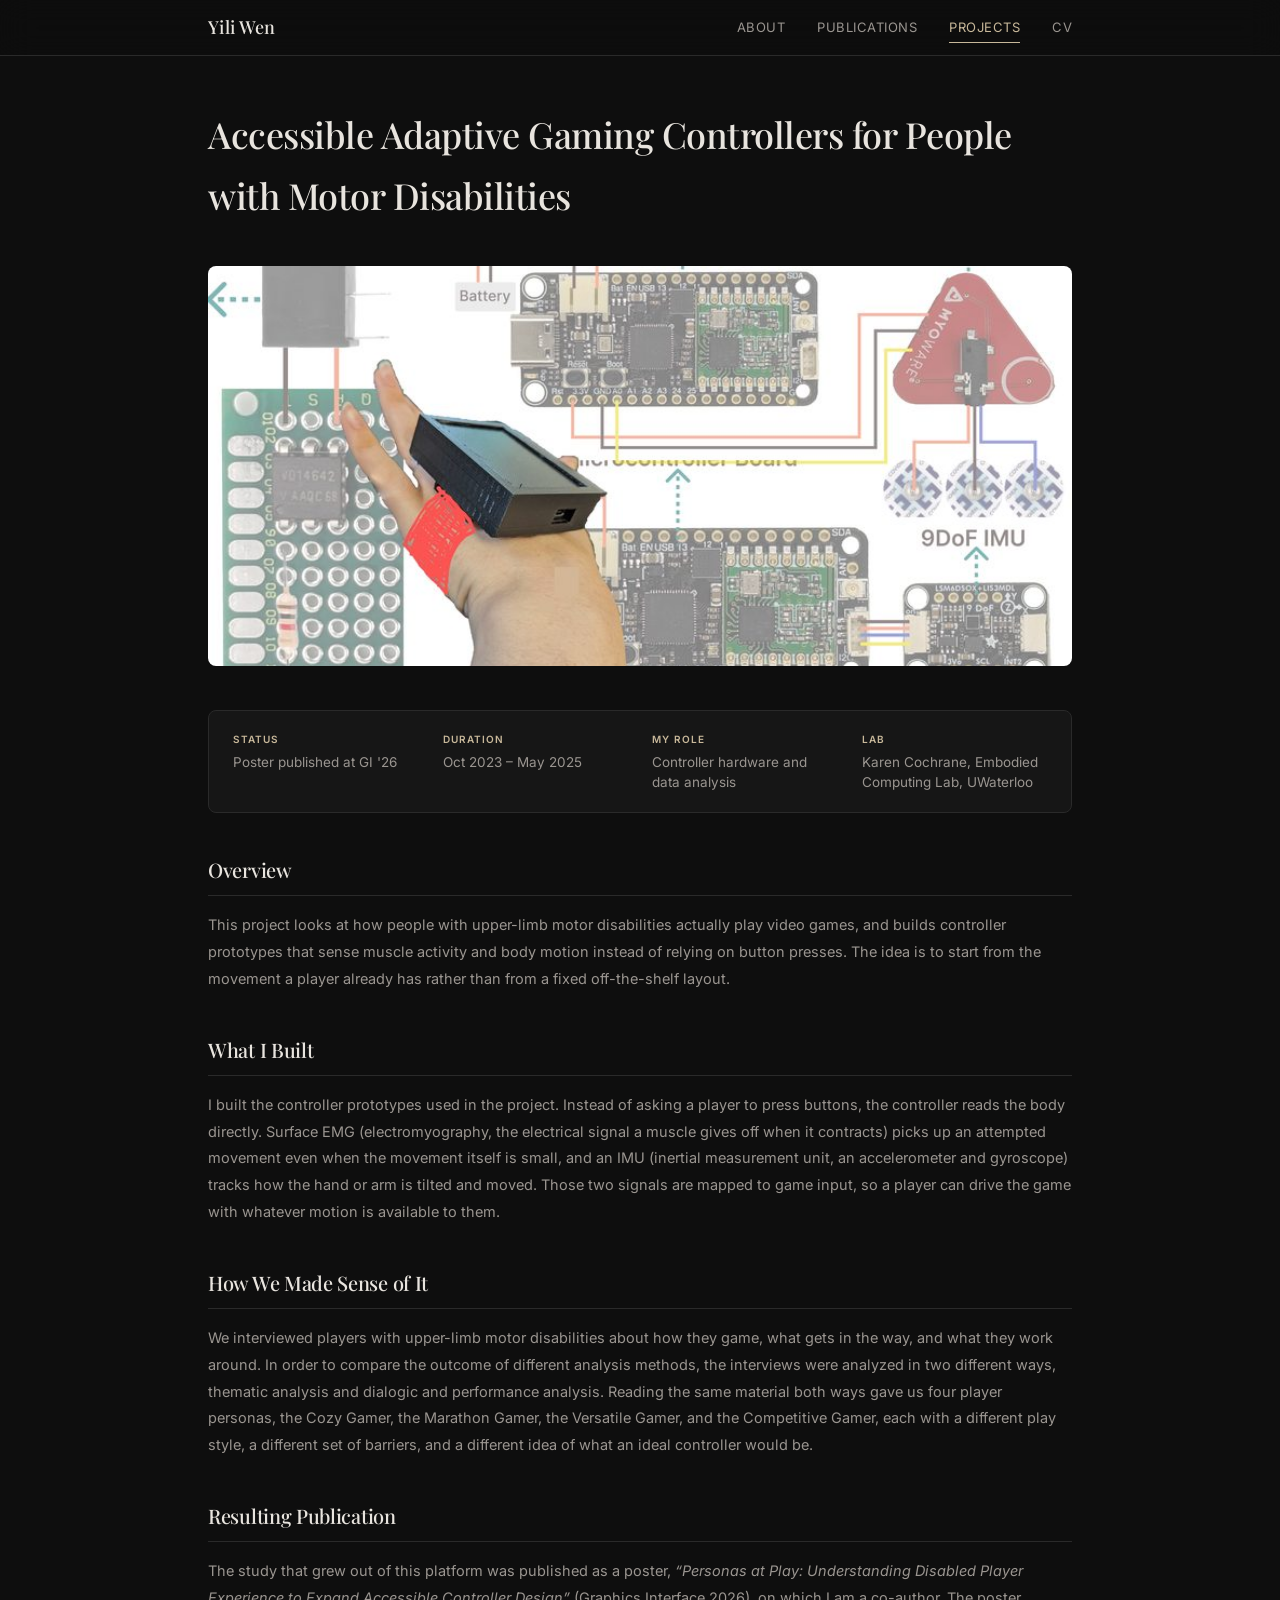
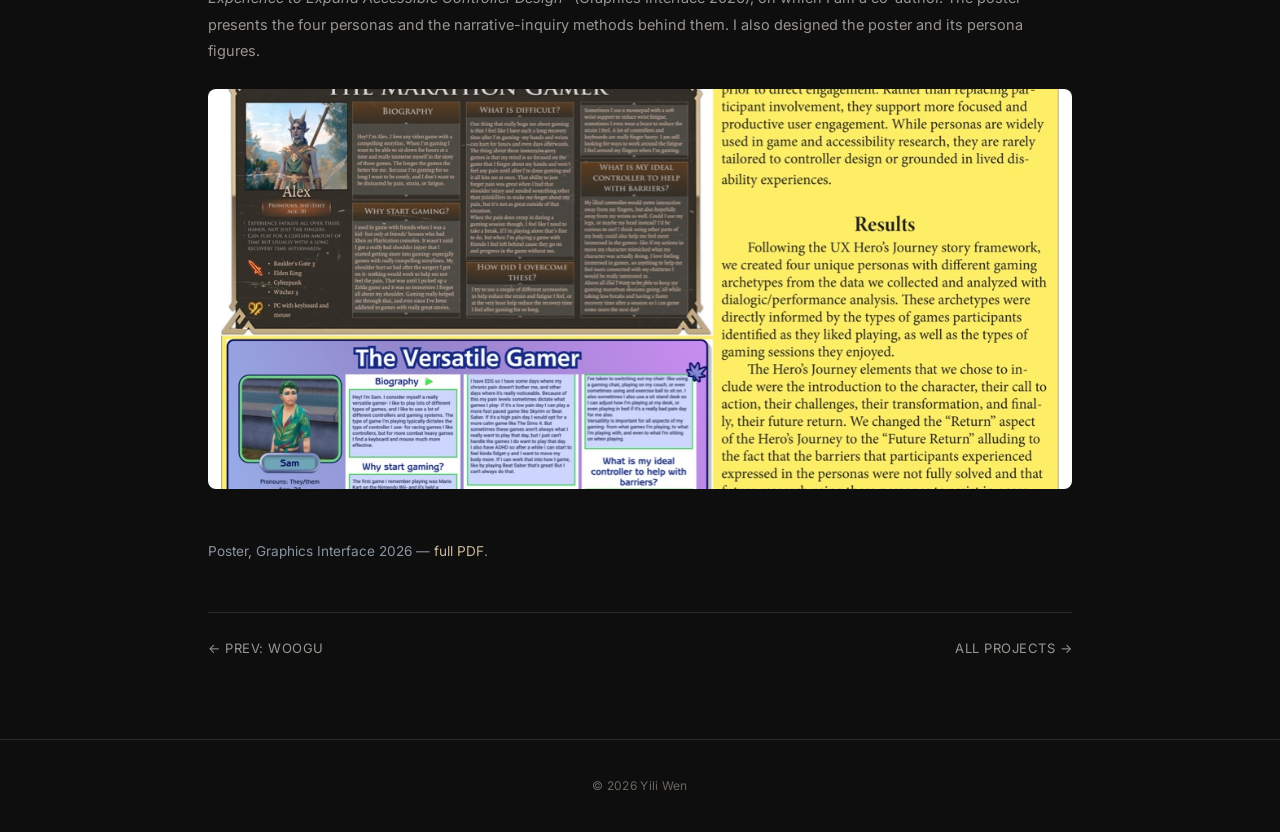
<file: projects/controller.html>
<!DOCTYPE html>
<html lang="en">
<head>
  <meta charset="UTF-8">
  <meta name="viewport" content="width=device-width, initial-scale=1.0">
  <title>Adaptive Gaming Controller - Yili Wen</title>
  <link rel="stylesheet" href="../style.css">
  <link rel="preconnect" href="https://fonts.googleapis.com">
  <link rel="preconnect" href="https://fonts.gstatic.com" crossorigin>
  <link href="https://fonts.googleapis.com/css2?family=Inter:wght@300;400;500;600;700&family=Playfair+Display:ital,wght@0,400;0,500;0,600;0,700;1,400&display=swap" rel="stylesheet">
  <link rel="stylesheet" href="https://cdnjs.cloudflare.com/ajax/libs/font-awesome/6.5.1/css/all.min.css">
</head>
<body>

<nav class="navbar">
  <div class="nav-container">
    <a href="../index.html" class="nav-name">Yili Wen</a>
    <div class="nav-links">
      <a href="../index.html">About</a>
      <a href="../publications.html">Publications</a>
      <a href="../projects.html" class="active">Projects</a>
      <a href="../cv.html">CV</a>
    </div>
    <button class="nav-toggle" aria-label="Toggle menu"><i class="fas fa-bars"></i></button>
  </div>
</nav>

<main class="page-content">
  <div class="container project-detail">
    <h1 class="page-title">Accessible Adaptive Gaming Controllers for People with Motor Disabilities</h1>

    <img src="../img/projects/controller-cover.jpg" alt="Adaptive Gaming Controller" class="project-hero-img">

    <div class="project-meta">
      <div class="project-meta-item">
        <div class="project-meta-label">Status</div>
        <div class="project-meta-value">Poster published at GI '26</div>
      </div>
      <div class="project-meta-item">
        <div class="project-meta-label">Duration</div>
        <div class="project-meta-value">Oct 2023 – May 2025</div>
      </div>
      <div class="project-meta-item">
        <div class="project-meta-label">My Role</div>
        <div class="project-meta-value">Controller hardware and data analysis</div>
      </div>
      <div class="project-meta-item">
        <div class="project-meta-label">Lab</div>
        <div class="project-meta-value">Karen Cochrane, Embodied Computing Lab, UWaterloo</div>
      </div>
    </div>

    <h2>Overview</h2>
    <p>This project looks at how people with upper-limb motor disabilities actually play video games, and builds controller prototypes that sense muscle activity and body motion instead of relying on button presses. The idea is to start from the movement a player already has rather than from a fixed off-the-shelf layout.</p>

    <h2>What I Built</h2>
    <p>I built the controller prototypes used in the project. Instead of asking a player to press buttons, the controller reads the body directly. Surface EMG (electromyography, the electrical signal a muscle gives off when it contracts) picks up an attempted movement even when the movement itself is small, and an IMU (inertial measurement unit, an accelerometer and gyroscope) tracks how the hand or arm is tilted and moved. Those two signals are mapped to game input, so a player can drive the game with whatever motion is available to them.</p>

    <h2>How We Made Sense of It</h2>
    <p>We interviewed players with upper-limb motor disabilities about how they game, what gets in the way, and what they work around. In order to compare the outcome of different analysis methods, the interviews were analyzed in two different ways, thematic analysis and dialogic and performance analysis. Reading the same material both ways gave us four player personas, the Cozy Gamer, the Marathon Gamer, the Versatile Gamer, and the Competitive Gamer, each with a different play style, a different set of barriers, and a different idea of what an ideal controller would be.</p>

    <h2>Resulting Publication</h2>
    <p>The study that grew out of this platform was published as a poster, <em>&ldquo;Personas at Play: Understanding Disabled Player Experience to Expand Accessible Controller Design&rdquo;</em> (Graphics Interface 2026), on which I am a co-author. The poster presents the four personas and the narrative-inquiry methods behind them. I also designed the poster and its persona figures.</p>

    <a href="https://cs.uwaterloo.ca/~dvogel/gi2026/posters/1010c.pdf" target="_blank">
      <img src="../img/projects/gi-poster.jpg" alt="Personas at Play — GI 2026 poster" class="project-hero-img" style="margin-top:8px;">
    </a>
    <p style="font-size:0.85rem; color:#8a94a0; margin-top:6px;">Poster, Graphics Interface 2026 &mdash; <a href="https://cs.uwaterloo.ca/~dvogel/gi2026/posters/1010c.pdf" target="_blank">full PDF</a>.</p>


    <div class="project-nav">
      <a href="woogu.html">&larr; Prev: WooGu</a>
      <a href="../projects.html">All Projects &rarr;</a>
    </div>
  </div>
</main>

<footer class="footer">
  <div class="container"><p>&copy; 2026 Yili Wen</p></div>
</footer>
<script>
  const toggle = document.querySelector('.nav-toggle');
  const links = document.querySelector('.nav-links');
  toggle.addEventListener('click', () => links.classList.toggle('active'));
</script>
</body>
</html>
</file>
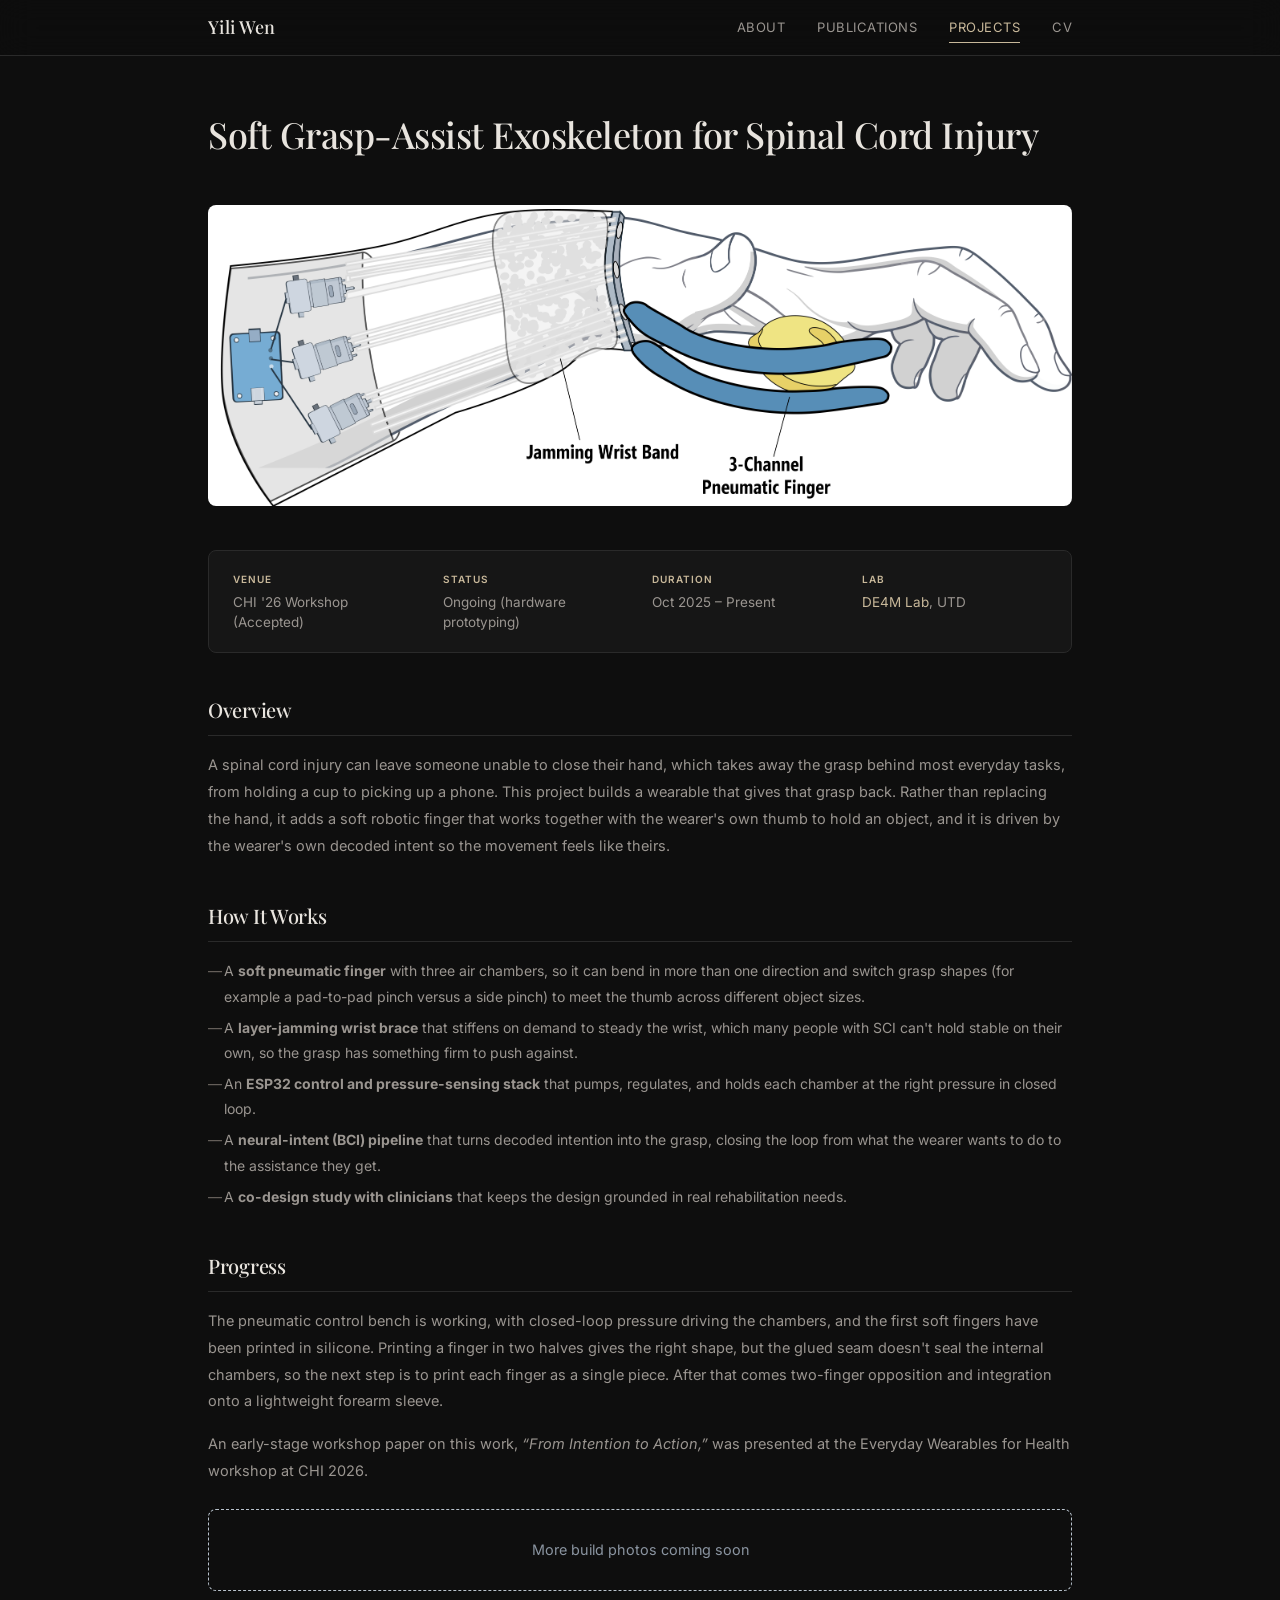
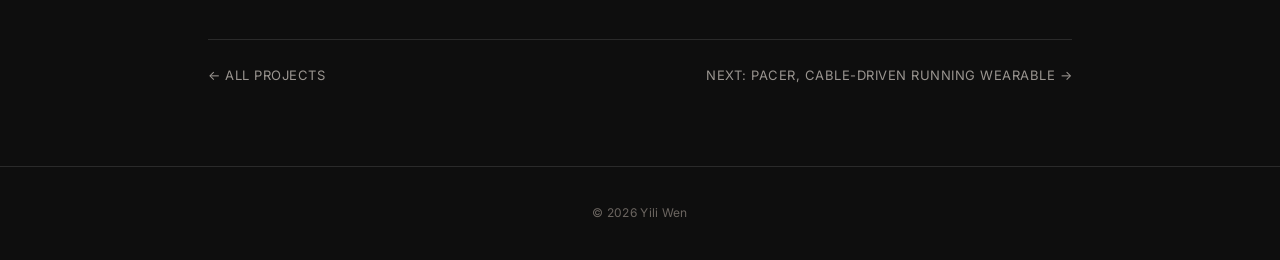
<file: projects/exoskeleton.html>
<!DOCTYPE html>
<html lang="en">
<head>
  <meta charset="UTF-8">
  <meta name="viewport" content="width=device-width, initial-scale=1.0">
  <title>Brain-Controlled Exoskeleton - Yili Wen</title>
  <link rel="stylesheet" href="../style.css">
  <link rel="preconnect" href="https://fonts.googleapis.com">
  <link rel="preconnect" href="https://fonts.gstatic.com" crossorigin>
  <link href="https://fonts.googleapis.com/css2?family=Inter:wght@300;400;500;600;700&family=Playfair+Display:ital,wght@0,400;0,500;0,600;0,700;1,400&display=swap" rel="stylesheet">
  <link rel="stylesheet" href="https://cdnjs.cloudflare.com/ajax/libs/font-awesome/6.5.1/css/all.min.css">
</head>
<body>

<nav class="navbar">
  <div class="nav-container">
    <a href="../index.html" class="nav-name">Yili Wen</a>
    <div class="nav-links">
      <a href="../index.html">About</a>
      <a href="../publications.html">Publications</a>
      <a href="../projects.html" class="active">Projects</a>
      <a href="../cv.html">CV</a>
    </div>
    <button class="nav-toggle" aria-label="Toggle menu"><i class="fas fa-bars"></i></button>
  </div>
</nav>

<main class="page-content">
  <div class="container project-detail">
    <h1 class="page-title">Soft Grasp-Assist Exoskeleton for Spinal Cord Injury</h1>

    <img src="../img/projects/sci-system.png" alt="Soft Grasp-Assist Exoskeleton" class="project-hero-img">

    <div class="project-meta">
      <div class="project-meta-item">
        <div class="project-meta-label">Venue</div>
        <div class="project-meta-value">CHI '26 Workshop (Accepted)</div>
      </div>
      <div class="project-meta-item">
        <div class="project-meta-label">Status</div>
        <div class="project-meta-value">Ongoing (hardware prototyping)</div>
      </div>
      <div class="project-meta-item">
        <div class="project-meta-label">Duration</div>
        <div class="project-meta-value">Oct 2025 – Present</div>
      </div>
      <div class="project-meta-item">
        <div class="project-meta-label">Lab</div>
        <div class="project-meta-value"><a href="https://www.de4m.xyz/" target="_blank">DE4M Lab</a>, UTD</div>
      </div>
    </div>

    <h2>Overview</h2>
    <p>A spinal cord injury can leave someone unable to close their hand, which takes away the grasp behind most everyday tasks, from holding a cup to picking up a phone. This project builds a wearable that gives that grasp back. Rather than replacing the hand, it adds a soft robotic finger that works together with the wearer's own thumb to hold an object, and it is driven by the wearer's own decoded intent so the movement feels like theirs.</p>

    <h2>How It Works</h2>
    <ul>
      <li>A <strong>soft pneumatic finger</strong> with three air chambers, so it can bend in more than one direction and switch grasp shapes (for example a pad-to-pad pinch versus a side pinch) to meet the thumb across different object sizes.</li>
      <li>A <strong>layer-jamming wrist brace</strong> that stiffens on demand to steady the wrist, which many people with SCI can't hold stable on their own, so the grasp has something firm to push against.</li>
      <li>An <strong>ESP32 control and pressure-sensing stack</strong> that pumps, regulates, and holds each chamber at the right pressure in closed loop.</li>
      <li>A <strong>neural-intent (BCI) pipeline</strong> that turns decoded intention into the grasp, closing the loop from what the wearer wants to do to the assistance they get.</li>
      <li>A <strong>co-design study with clinicians</strong> that keeps the design grounded in real rehabilitation needs.</li>
    </ul>

    <h2>Progress</h2>
    <p>The pneumatic control bench is working, with closed-loop pressure driving the chambers, and the first soft fingers have been printed in silicone. Printing a finger in two halves gives the right shape, but the glued seam doesn't seal the internal chambers, so the next step is to print each finger as a single piece. After that comes two-finger opposition and integration onto a lightweight forearm sleeve.</p>
    <p>An early-stage workshop paper on this work, <em>&ldquo;From Intention to Action,&rdquo;</em> was presented at the Everyday Wearables for Health workshop at CHI&nbsp;2026.</p>

    <!-- IMAGE NEEDED (Yili to add): finger actuator close-ups, the wrist brace, the wearable on a hand. -->
    <div style="border:1px dashed var(--rule, #B8C2CC); border-radius:8px; padding:28px; text-align:center; color:#8a94a0; margin:24px 0; font-size:0.9rem;">
      More build photos coming soon
    </div>

    <div class="project-nav">
      <a href="../projects.html">&larr; All Projects</a>
      <a href="pblv.html">Next: PACER, Cable-Driven Running Wearable &rarr;</a>
    </div>
  </div>
</main>

<footer class="footer">
  <div class="container"><p>&copy; 2026 Yili Wen</p></div>
</footer>
<script>
  const toggle = document.querySelector('.nav-toggle');
  const links = document.querySelector('.nav-links');
  toggle.addEventListener('click', () => links.classList.toggle('active'));
</script>
</body>
</html>
</file>
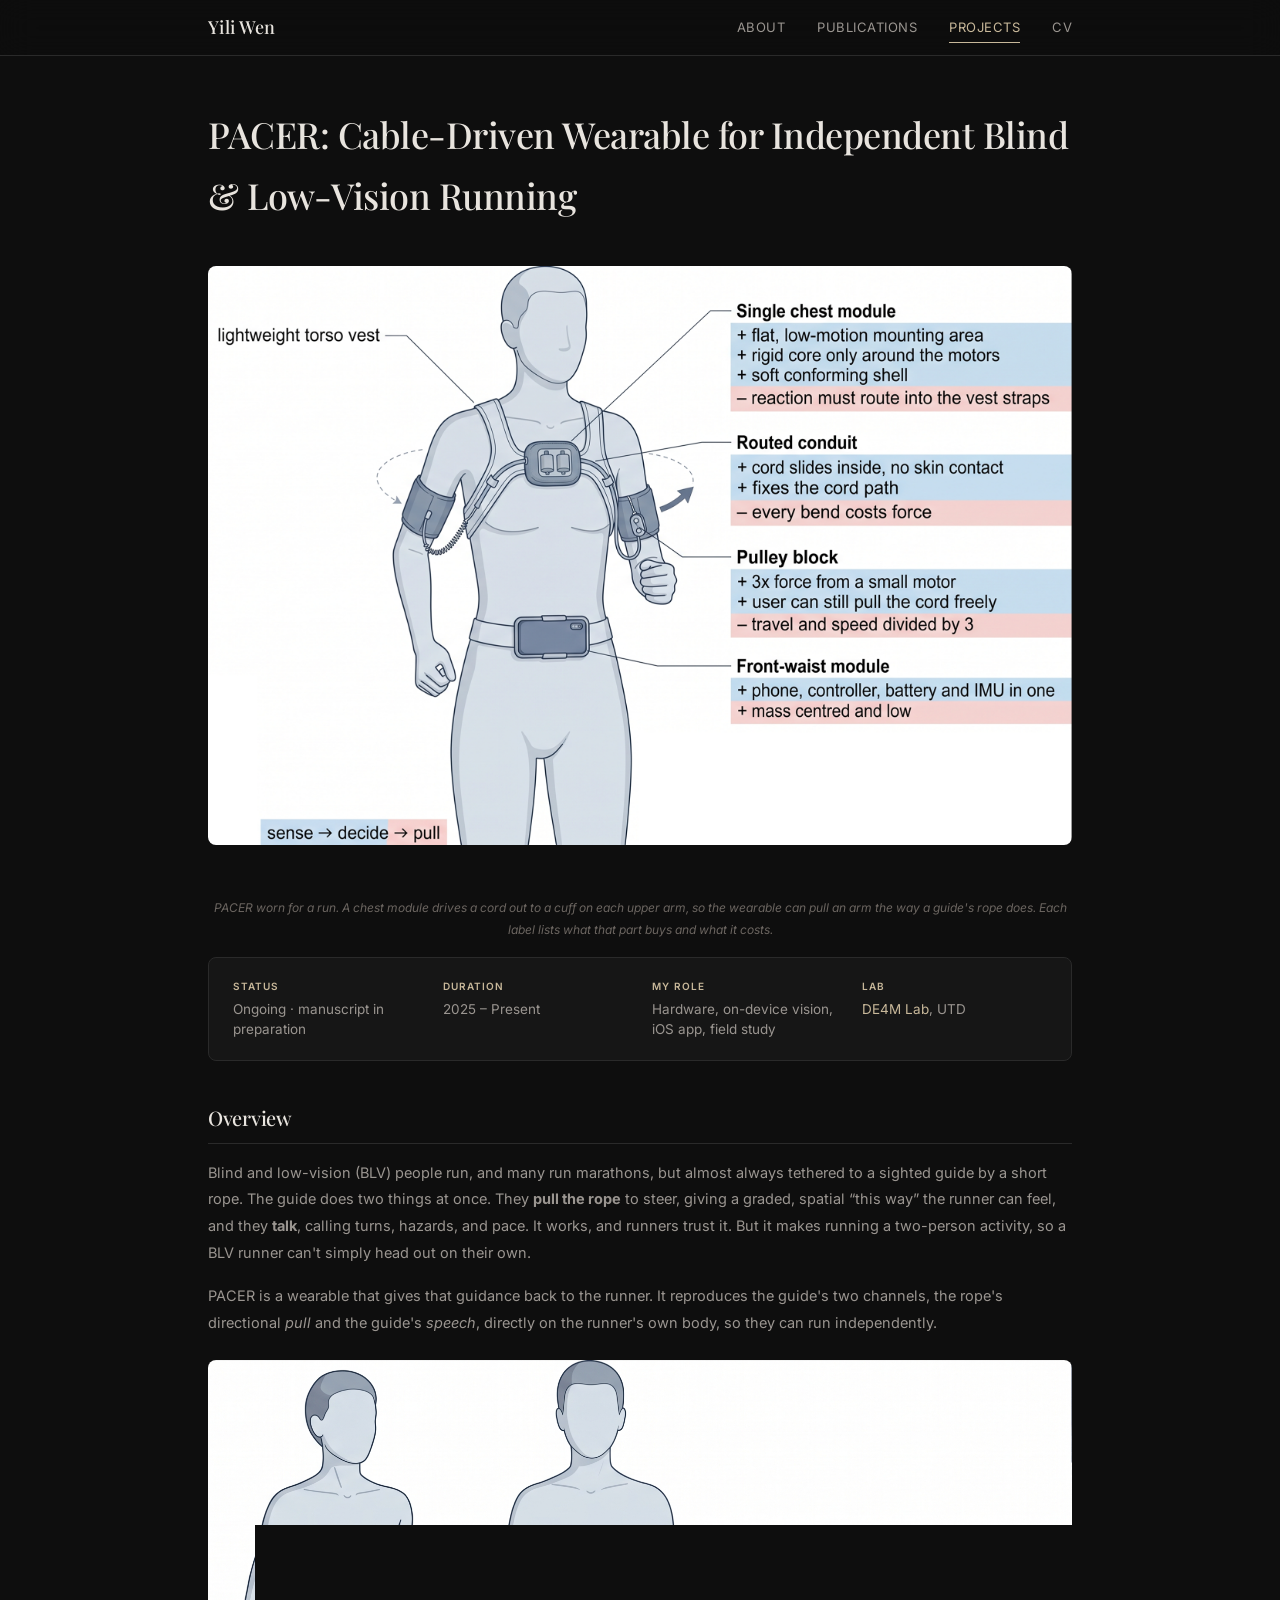
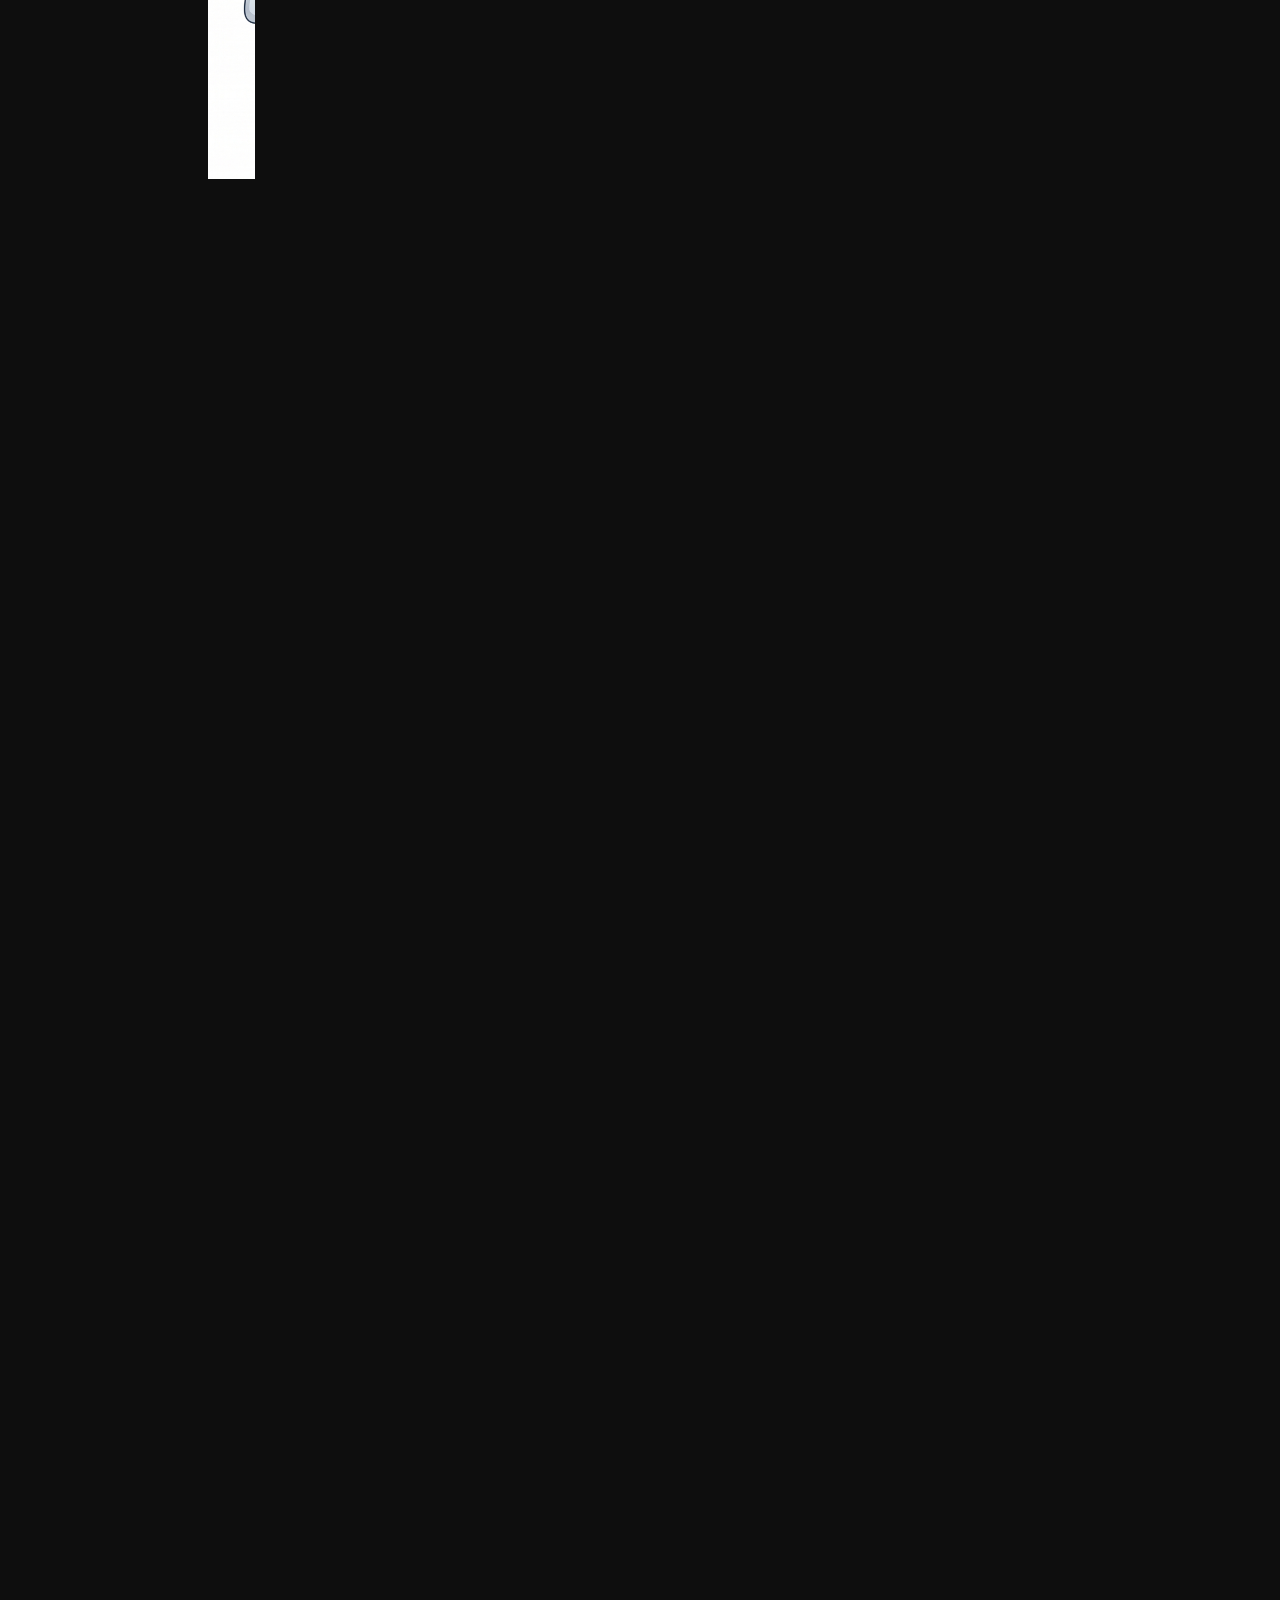
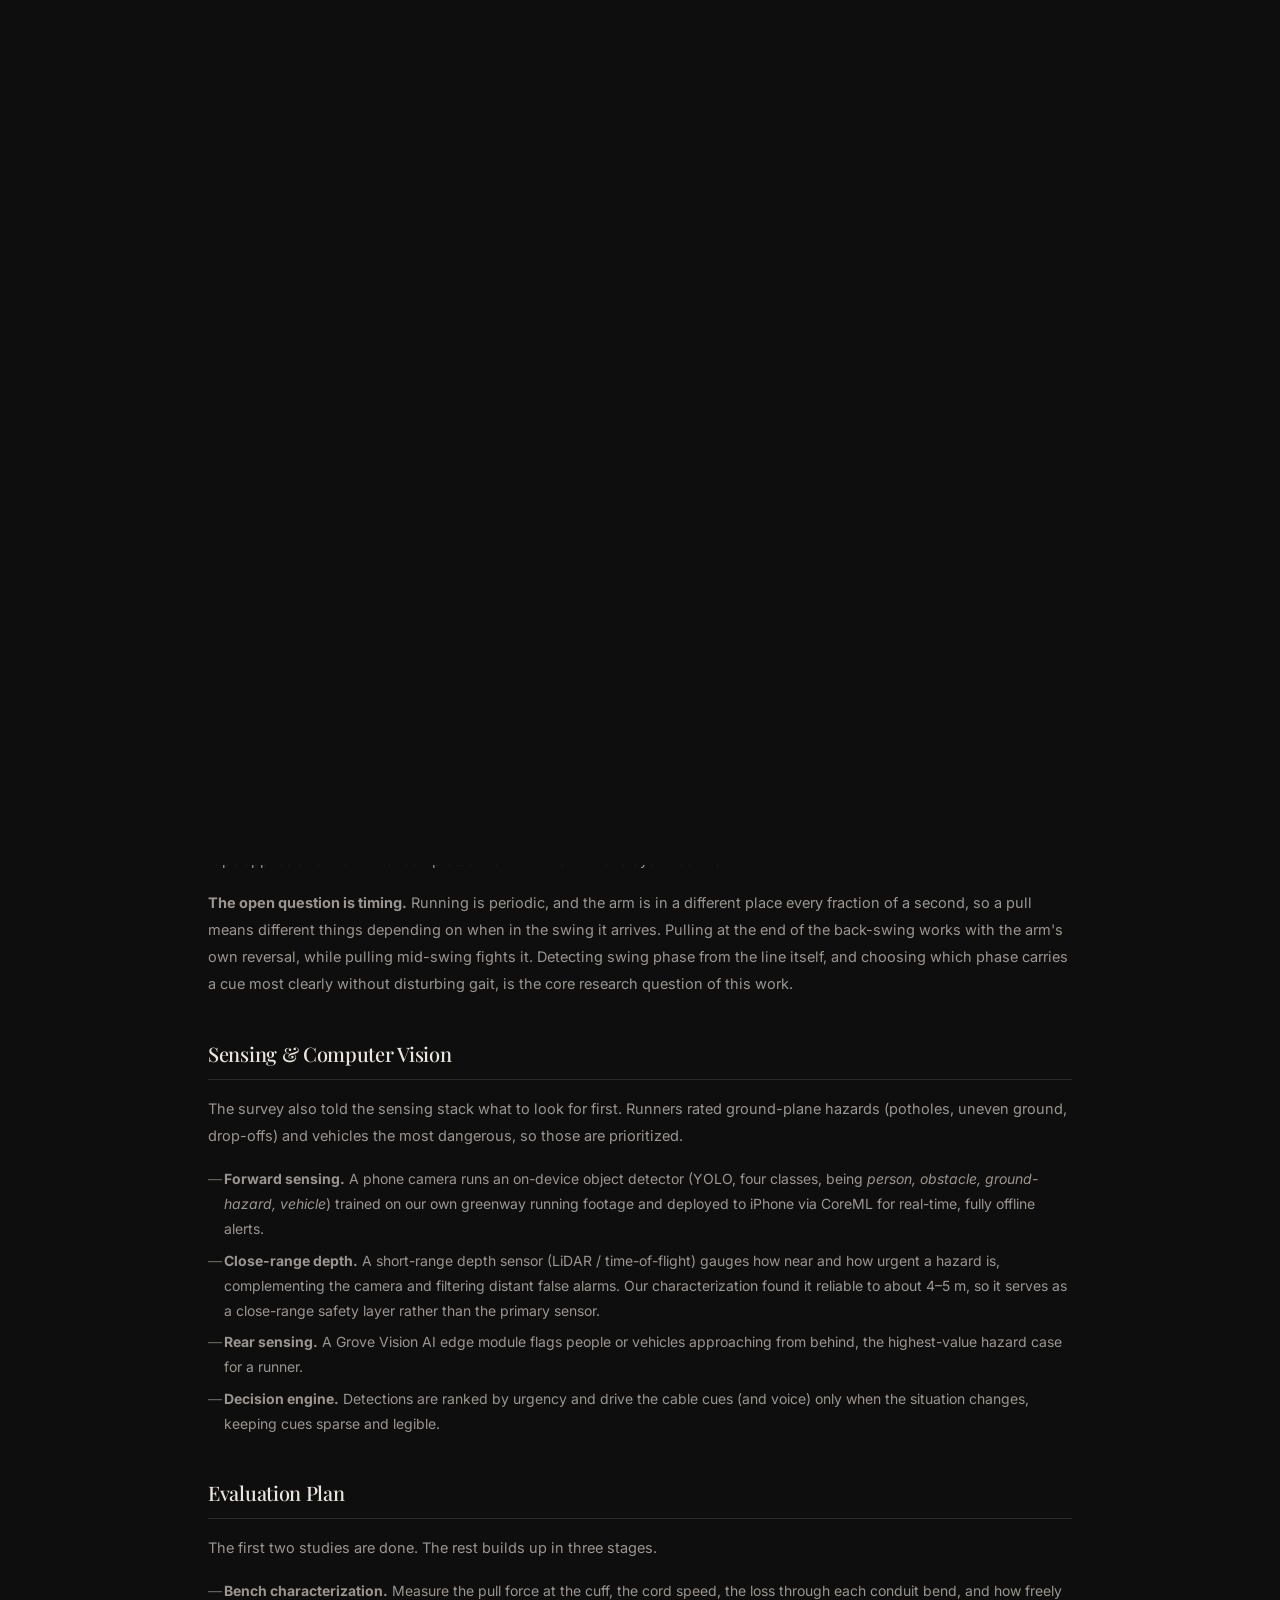
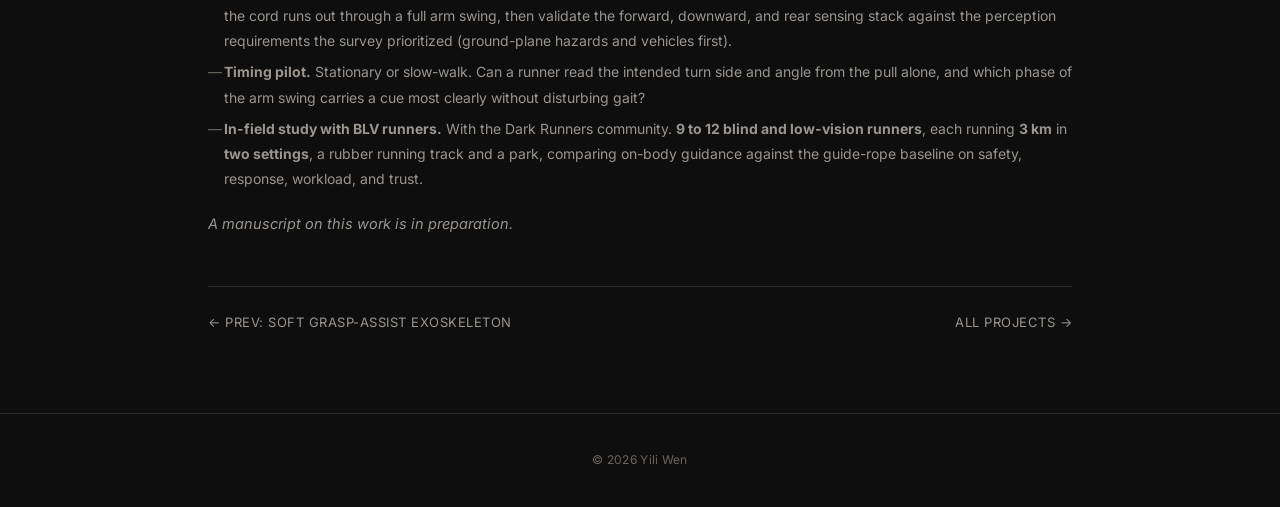
<file: projects/pblv.html>
<!DOCTYPE html>
<html lang="en">
<head>
  <meta charset="UTF-8">
  <meta name="viewport" content="width=device-width, initial-scale=1.0">
  <title>PACER: Cable-Driven Running Wearable - Yili Wen</title>
  <link rel="stylesheet" href="../style.css">
  <link rel="preconnect" href="https://fonts.googleapis.com">
  <link rel="preconnect" href="https://fonts.gstatic.com" crossorigin>
  <link href="https://fonts.googleapis.com/css2?family=Inter:wght@300;400;500;600;700&family=Playfair+Display:ital,wght@0,400;0,500;0,600;0,700;1,400&display=swap" rel="stylesheet">
  <link rel="stylesheet" href="https://cdnjs.cloudflare.com/ajax/libs/font-awesome/6.5.1/css/all.min.css">
</head>
<body>

<nav class="navbar">
  <div class="nav-container">
    <a href="../index.html" class="nav-name">Yili Wen</a>
    <div class="nav-links">
      <a href="../index.html">About</a>
      <a href="../publications.html">Publications</a>
      <a href="../projects.html" class="active">Projects</a>
      <a href="../cv.html">CV</a>
    </div>
    <button class="nav-toggle" aria-label="Toggle menu"><i class="fas fa-bars"></i></button>
  </div>
</nav>

<main class="page-content">
  <div class="container project-detail">
    <h1 class="page-title">PACER: Cable-Driven Wearable for Independent Blind &amp; Low-Vision Running</h1>

    <img src="../img/projects/pblv-device-annotated.png" alt="PACER worn by a running figure on a lightweight torso vest, with each part labelled and its trade-off listed. Single chest module: flat low-motion mounting area, rigid core only around the motors, soft conforming shell, but the reaction must route into the vest straps. Routed conduit: the cord slides inside with no skin contact and a fixed path, but every bend costs force. Pulley block on the upper-arm cuff: three times the force from a small motor and the user can still pull the cord freely, but travel and speed are divided by three. Front-waist module: phone, controller, battery and IMU in one, mass centred and low." style="width:100%; height:auto; border-radius:8px; margin:0 0 36px;">
    <p class="img-caption">PACER worn for a run. A chest module drives a cord out to a cuff on each upper arm, so the wearable can pull an arm the way a guide's rope does. Each label lists what that part buys and what it costs.</p>

    <div class="project-meta">
      <div class="project-meta-item">
        <div class="project-meta-label">Status</div>
        <div class="project-meta-value">Ongoing &middot; manuscript in preparation</div>
      </div>
      <div class="project-meta-item">
        <div class="project-meta-label">Duration</div>
        <div class="project-meta-value">2025 &ndash; Present</div>
      </div>
      <div class="project-meta-item">
        <div class="project-meta-label">My Role</div>
        <div class="project-meta-value">Hardware, on-device vision, iOS app, field study</div>
      </div>
      <div class="project-meta-item">
        <div class="project-meta-label">Lab</div>
        <div class="project-meta-value"><a href="https://www.de4m.xyz/" target="_blank">DE4M Lab</a>, UTD</div>
      </div>
    </div>

    <h2>Overview</h2>
    <p>Blind and low-vision (BLV) people run, and many run marathons, but almost always tethered to a sighted guide by a short rope. The guide does two things at once. They <strong>pull the rope</strong> to steer, giving a graded, spatial &ldquo;this way&rdquo; the runner can feel, and they <strong>talk</strong>, calling turns, hazards, and pace. It works, and runners trust it. But it makes running a two-person activity, so a BLV runner can't simply head out on their own.</p>
    <p>PACER is a wearable that gives that guidance back to the runner. It reproduces the guide's two channels, the rope's directional <em>pull</em> and the guide's <em>speech</em>, directly on the runner's own body, so they can run independently.</p>

    <img src="../img/projects/pblv-tethered.png" alt="Today, blind and low-vision runners rely on tethered guidance from a sighted guide. It is safe and trusted, but it needs a human and is not independent." style="width:100%; height:auto; border-radius:8px; margin-top:8px;">
    <p class="img-caption">Today's practice is tethered guidance from a sighted guide. It is safe and trusted, but it needs a human and isn't independent. PACER aims to give that guidance back to the runner.</p>

    <h2>Formative Study</h2>
    <p>Two studies, done with the people this is for, set the design.</p>
    <p><strong>Study&nbsp;1, interviews with 5 blind runners.</strong> I interviewed five fully-blind runners from a &ldquo;Dark Runners&rdquo; community about how they run today. Three findings shaped everything after. They <strong>can't use vibration</strong>, which is too easy to miss, drowned out in public, and less intuitive than a voice or a pull. The direction they trust comes from the rope's <strong>graded tension</strong>, a real spatial pull rather than an abstract buzz. And they are <strong>dependent</strong> on the guide. The interviews also produced a taxonomy of 19 recurring running situations, from turns and drop-offs to a vehicle emergency.</p>
    <p><strong>Study&nbsp;2, a survey of 5 guide runners and 18 sighted runners (N&nbsp;=&nbsp;23).</strong> Across the same 19 situations, I compared how experienced guides handle each one <em>for a BLV partner</em> with how sighted runners handle it <em>for themselves</em>. The two groups <strong>agreed strongly on <em>what</em> to do</strong> (strategy similarity 78/100) but <strong>diverged sharply on <em>how</em> the information is sensed and delivered</strong> (channel similarity 17/100), a 61-point gap. Sighted runners lean on their own vision, hearing, and wrist devices, while guides re-express all of it through the rope (space and tension) and speech.</p>
    <p><strong>Design implications.</strong> That channel gap <em>is</em> the design space. The wearable should reproduce the guide's two channels. A <strong>spatial-pull channel</strong> (where, and how hard) stands in for the rope and carries direction and urgency, and a <strong>semantic channel</strong> (distinct patterns and voice) stands in for speech and carries hazard type. It also needs one reserved, unmistakable <strong>emergency-stop</strong>, and cues that fire <em>early</em> enough to slow or reposition.</p>

    <h2>Problem Statement</h2>
    <p>A sighted runner stays safe and on-course through a private channel, their own eyes, ears, and watch. A BLV runner has no access to it, so today a second person re-expresses that channel through a rope and their voice. The problem is to <strong>reproduce that guidance on the runner's own body, the rope's directional pull and the guide's speech, so a blind runner can run safely and independently, at speed.</strong></p>

    <!-- 2026-08-04: this section was rewritten. It previously described a spine-exoskeleton
         with seesaw press tiles down the back, plus a simultaneous-vs-sequential section.
         That design was dropped. Current direction is cable pull on the arms, which is what
         a guide rope already does. 2026-08-04: she confirmed the chest module is a SINGLE
         centred unit holding both motors, not a split left/right pair. Actuator architecture
         is still open, so nothing here commits to a motor type. -->
    <h2>The Device</h2>
    <p>PACER keeps the guide rope and removes the guide. Instead of a second person holding the other end, the wearable anchors the cord on the runner's own body and pulls. The cue is the one the runners already read every run, so there is no new code to learn. It sits on a lightweight torso vest and has four parts.</p>
    <ul>
      <li><strong>Chest module.</strong> Both motors live in one flat housing on the chest, a mounting area that stays relatively still while running. Only the core around the motors is rigid, since that is what has to carry the reaction torque, and the rest of the shell conforms softly. The reaction force is routed out into the vest straps and spread across the back rather than pressed into one small patch of chest.</li>
      <li><strong>Routed conduit.</strong> The cord runs inside a conduit along the vest, so it never drags on skin and its path is fixed no matter how the runner moves. The cost is that every bend in the route eats some of the force.</li>
      <li><strong>Front-waist module.</strong> Phone, controller, battery, and IMU in one unit on the belt, which keeps the mass centred and low and puts the forward camera and the voice channel where they need to be.</li>
    </ul>
    <p><strong>Why the arms.</strong> The rope already acts on the arm, so the arm is where these runners have years of practice reading tension. Anchoring on the chest also gives the cord real leverage about the shoulder, which a strap over the top of the shoulder does not, and the pull lands with the arm rather than against it.</p>

    <img src="../img/projects/pblv-device-annotated.png" alt="Annotated PACER design with the trade-off for each part. Single chest module: flat low-motion mounting area, rigid core only around the motors, soft conforming shell, but the reaction must route into the vest straps. Routed conduit: the cord slides inside with no skin contact and a fixed path, but every bend costs force. Pulley block: three times the force from a small motor and the user can still pull the cord freely, but travel and speed are divided by three. Front-waist module: phone, controller, battery and IMU in one, mass centred and low." style="width:100%; height:auto; border-radius:8px; margin-top:8px;">
    <p class="img-caption">What each part buys and what it costs. The chest module trades a small rigid core for a stable mount, the conduit trades some force at every bend for a fixed cord path, and the pulley block trades travel and speed for three times the pull.</p>
    <p><strong>It steers the turn, it does not force it.</strong> The pull is a direction, not a rotation. Turning a running body outright would need heavy actuators and a rigid frame against the ground, which is not safe on a runner, so PACER applies about what a guide's rope applies and the runner completes the turn. The runner stays in control.</p>
    <p><strong>The open question is timing.</strong> Running is periodic, and the arm is in a different place every fraction of a second, so a pull means different things depending on when in the swing it arrives. Pulling at the end of the back-swing works with the arm's own reversal, while pulling mid-swing fights it. Detecting swing phase from the line itself, and choosing which phase carries a cue most clearly without disturbing gait, is the core research question of this work.</p>

    <h2>Sensing &amp; Computer Vision</h2>
    <p>The survey also told the sensing stack what to look for first. Runners rated ground-plane hazards (potholes, uneven ground, drop-offs) and vehicles the most dangerous, so those are prioritized.</p>
    <ul>
      <li><strong>Forward sensing.</strong> A phone camera runs an on-device object detector (YOLO, four classes, being <em>person, obstacle, ground-hazard, vehicle</em>) trained on our own greenway running footage and deployed to iPhone via CoreML for real-time, fully offline alerts.</li>
      <li><strong>Close-range depth.</strong> A short-range depth sensor (LiDAR / time-of-flight) gauges how near and how urgent a hazard is, complementing the camera and filtering distant false alarms. Our characterization found it reliable to about 4&ndash;5&nbsp;m, so it serves as a close-range safety layer rather than the primary sensor.</li>
      <li><strong>Rear sensing.</strong> A Grove Vision AI edge module flags people or vehicles approaching from behind, the highest-value hazard case for a runner.</li>
      <li><strong>Decision engine.</strong> Detections are ranked by urgency and drive the cable cues (and voice) only when the situation changes, keeping cues sparse and legible.</li>
    </ul>

    <h2>Evaluation Plan</h2>
    <p>The first two studies are done. The rest builds up in three stages.</p>
    <ul>
      <li><strong>Bench characterization.</strong> Measure the pull force at the cuff, the cord speed, the loss through each conduit bend, and how freely the cord runs out through a full arm swing, then validate the forward, downward, and rear sensing stack against the perception requirements the survey prioritized (ground-plane hazards and vehicles first).</li>
      <li><strong>Timing pilot.</strong> Stationary or slow-walk. Can a runner read the intended turn side and angle from the pull alone, and which phase of the arm swing carries a cue most clearly without disturbing gait?</li>
      <li><strong>In-field study with BLV runners.</strong> With the Dark Runners community. <strong>9 to 12 blind and low-vision runners</strong>, each running <strong>3&nbsp;km</strong> in <strong>two settings</strong>, a rubber running track and a park, comparing on-body guidance against the guide-rope baseline on safety, response, workload, and trust.</li>
    </ul>

    <p><em>A manuscript on this work is in preparation.</em></p>

    <div class="project-nav">
      <a href="exoskeleton.html">&larr; Prev: Soft Grasp-Assist Exoskeleton</a>
      <a href="../projects.html">All Projects &rarr;</a>
    </div>
  </div>
</main>

<footer class="footer">
  <div class="container"><p>&copy; 2026 Yili Wen</p></div>
</footer>
<script>
  const toggle = document.querySelector('.nav-toggle');
  const links = document.querySelector('.nav-links');
  toggle.addEventListener('click', () => links.classList.toggle('active'));
</script>
</body>
</html>
</file>
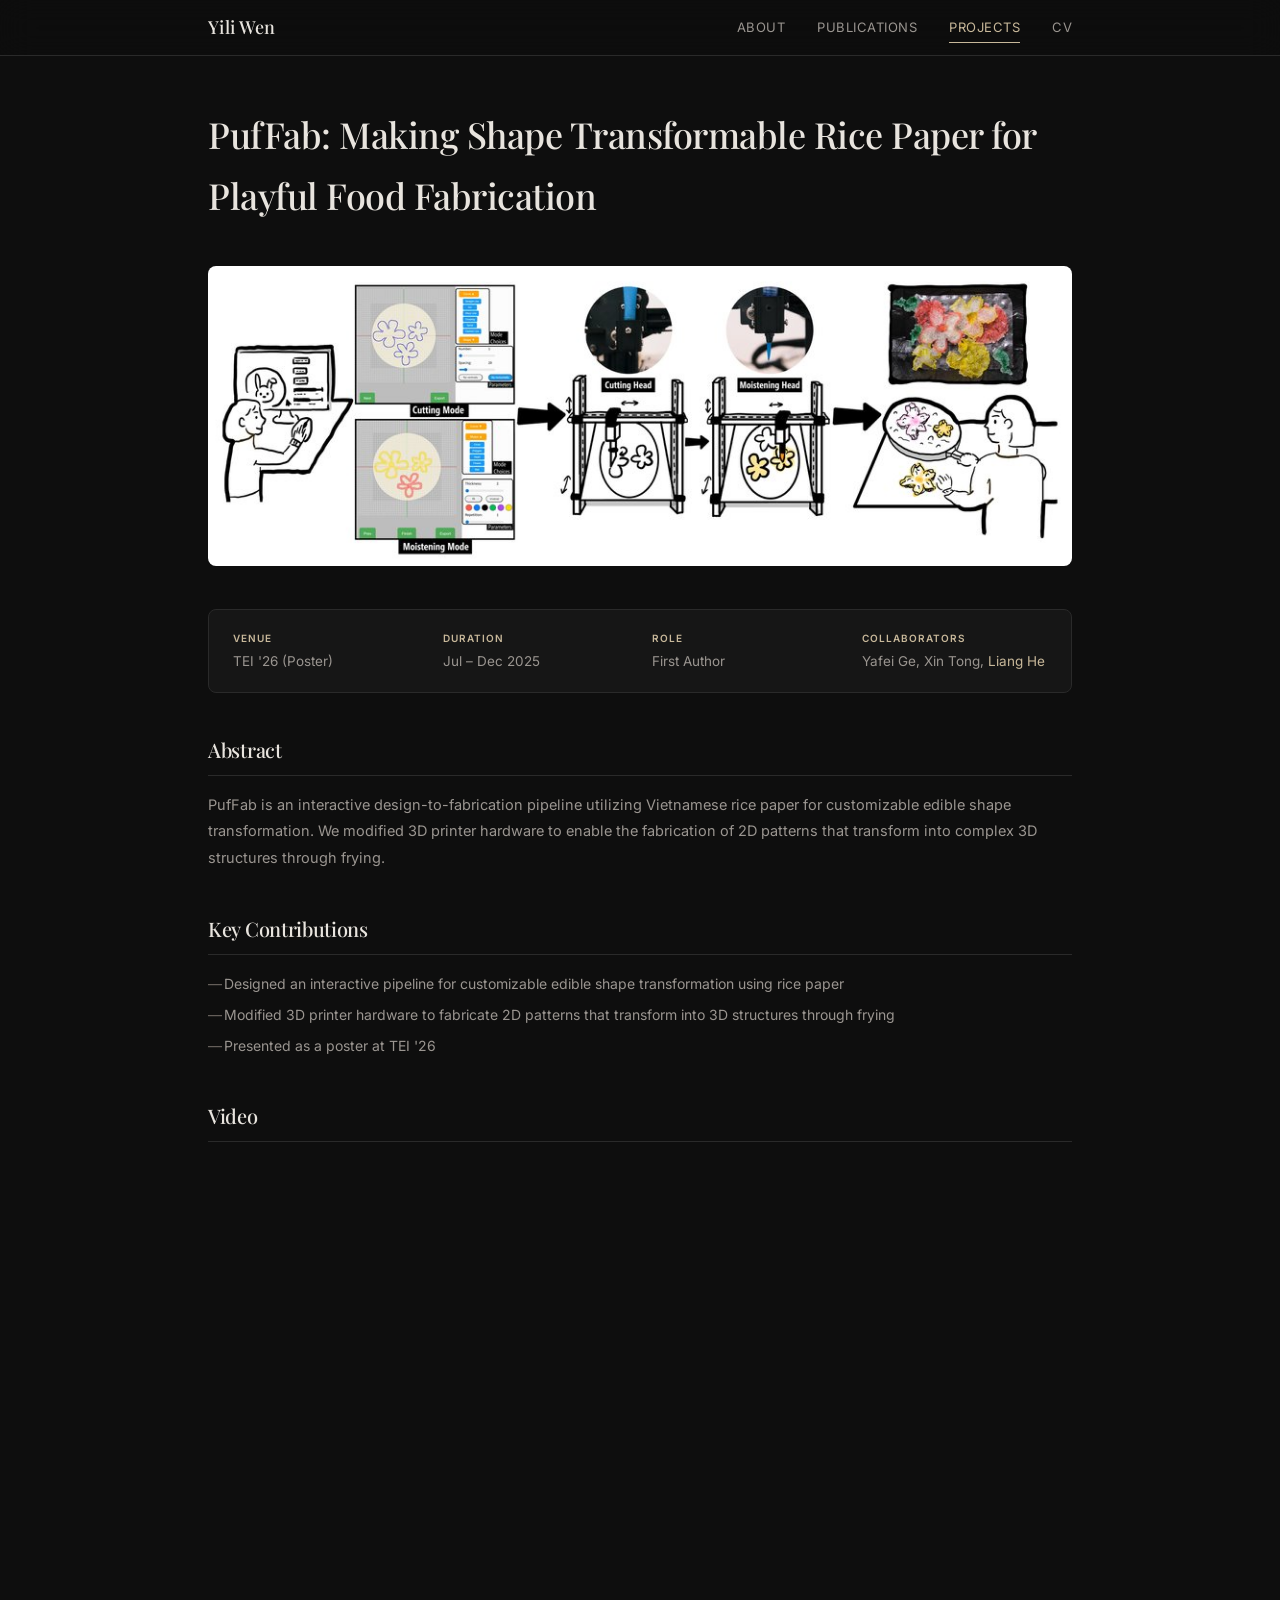
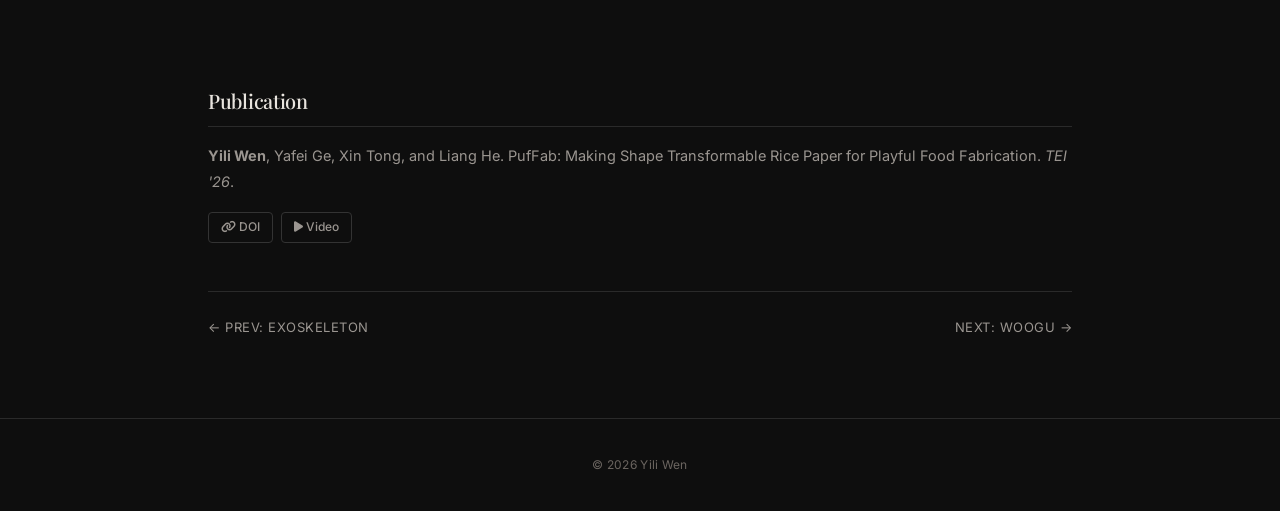
<file: projects/puffab.html>
<!DOCTYPE html>
<html lang="en">
<head>
  <meta charset="UTF-8">
  <meta name="viewport" content="width=device-width, initial-scale=1.0">
  <title>PufFab - Yili Wen</title>
  <link rel="stylesheet" href="../style.css">
  <link rel="preconnect" href="https://fonts.googleapis.com">
  <link rel="preconnect" href="https://fonts.gstatic.com" crossorigin>
  <link href="https://fonts.googleapis.com/css2?family=Inter:wght@300;400;500;600;700&family=Playfair+Display:ital,wght@0,400;0,500;0,600;0,700;1,400&display=swap" rel="stylesheet">
  <link rel="stylesheet" href="https://cdnjs.cloudflare.com/ajax/libs/font-awesome/6.5.1/css/all.min.css">
</head>
<body>

<nav class="navbar">
  <div class="nav-container">
    <a href="../index.html" class="nav-name">Yili Wen</a>
    <div class="nav-links">
      <a href="../index.html">About</a>
      <a href="../publications.html">Publications</a>
      <a href="../projects.html" class="active">Projects</a>
      <a href="../cv.html">CV</a>
    </div>
    <button class="nav-toggle" aria-label="Toggle menu"><i class="fas fa-bars"></i></button>
  </div>
</nav>

<main class="page-content">
  <div class="container project-detail">
    <h1 class="page-title">PufFab: Making Shape Transformable Rice Paper for Playful Food Fabrication</h1>

    <img src="../img/projects/puffab.jpg" alt="PufFab pipeline" class="project-hero-img">

    <div class="project-meta">
      <div class="project-meta-item">
        <div class="project-meta-label">Venue</div>
        <div class="project-meta-value">TEI '26 (Poster)</div>
      </div>
      <div class="project-meta-item">
        <div class="project-meta-label">Duration</div>
        <div class="project-meta-value">Jul – Dec 2025</div>
      </div>
      <div class="project-meta-item">
        <div class="project-meta-label">Role</div>
        <div class="project-meta-value">First Author</div>
      </div>
      <div class="project-meta-item">
        <div class="project-meta-label">Collaborators</div>
        <div class="project-meta-value">Yafei Ge, Xin Tong, <a href="https://www.lianghe.me/" target="_blank">Liang He</a></div>
      </div>
    </div>

    <h2>Abstract</h2>
    <p>PufFab is an interactive design-to-fabrication pipeline utilizing Vietnamese rice paper for customizable edible shape transformation. We modified 3D printer hardware to enable the fabrication of 2D patterns that transform into complex 3D structures through frying.</p>

    <h2>Key Contributions</h2>
    <ul>
      <li>Designed an interactive pipeline for customizable edible shape transformation using rice paper</li>
      <li>Modified 3D printer hardware to fabricate 2D patterns that transform into 3D structures through frying</li>
      <li>Presented as a poster at TEI '26</li>
    </ul>

    <h2>Video</h2>
    <div style="padding:56.25% 0 0 0;position:relative;margin-bottom:24px;">
      <iframe src="https://www.youtube.com/embed/TN2AcWs8row" frameborder="0" allow="accelerometer; autoplay; clipboard-write; encrypted-media; gyroscope; picture-in-picture" allowfullscreen style="position:absolute;top:0;left:0;width:100%;height:100%;border-radius:8px;" title="PufFab"></iframe>
    </div>

    <h2>Publication</h2>
    <p><strong>Yili Wen</strong>, Yafei Ge, Xin Tong, and Liang He. PufFab: Making Shape Transformable Rice Paper for Playful Food Fabrication. <em>TEI '26</em>.</p>
    <div class="research-card-links" style="margin:12px 0 8px;">
      <a href="https://doi.org/10.1145/3731459.3779326" target="_blank" class="pub-link"><i class="fas fa-link"></i> DOI</a>
      <a href="https://youtu.be/TN2AcWs8row" target="_blank" class="pub-link"><i class="fas fa-play"></i> Video</a>
    </div>

    <!-- IMAGE NEEDED: rice paper transformation process, 3D printer setup, before/after frying photos, poster photo from TEI -->

    <div class="project-nav">
      <a href="exoskeleton.html">&larr; Prev: Exoskeleton</a>
      <a href="woogu.html">Next: WooGu &rarr;</a>
    </div>
  </div>
</main>

<footer class="footer">
  <div class="container"><p>&copy; 2026 Yili Wen</p></div>
</footer>
<script>
  const toggle = document.querySelector('.nav-toggle');
  const links = document.querySelector('.nav-links');
  toggle.addEventListener('click', () => links.classList.toggle('active'));
</script>
</body>
</html>
</file>
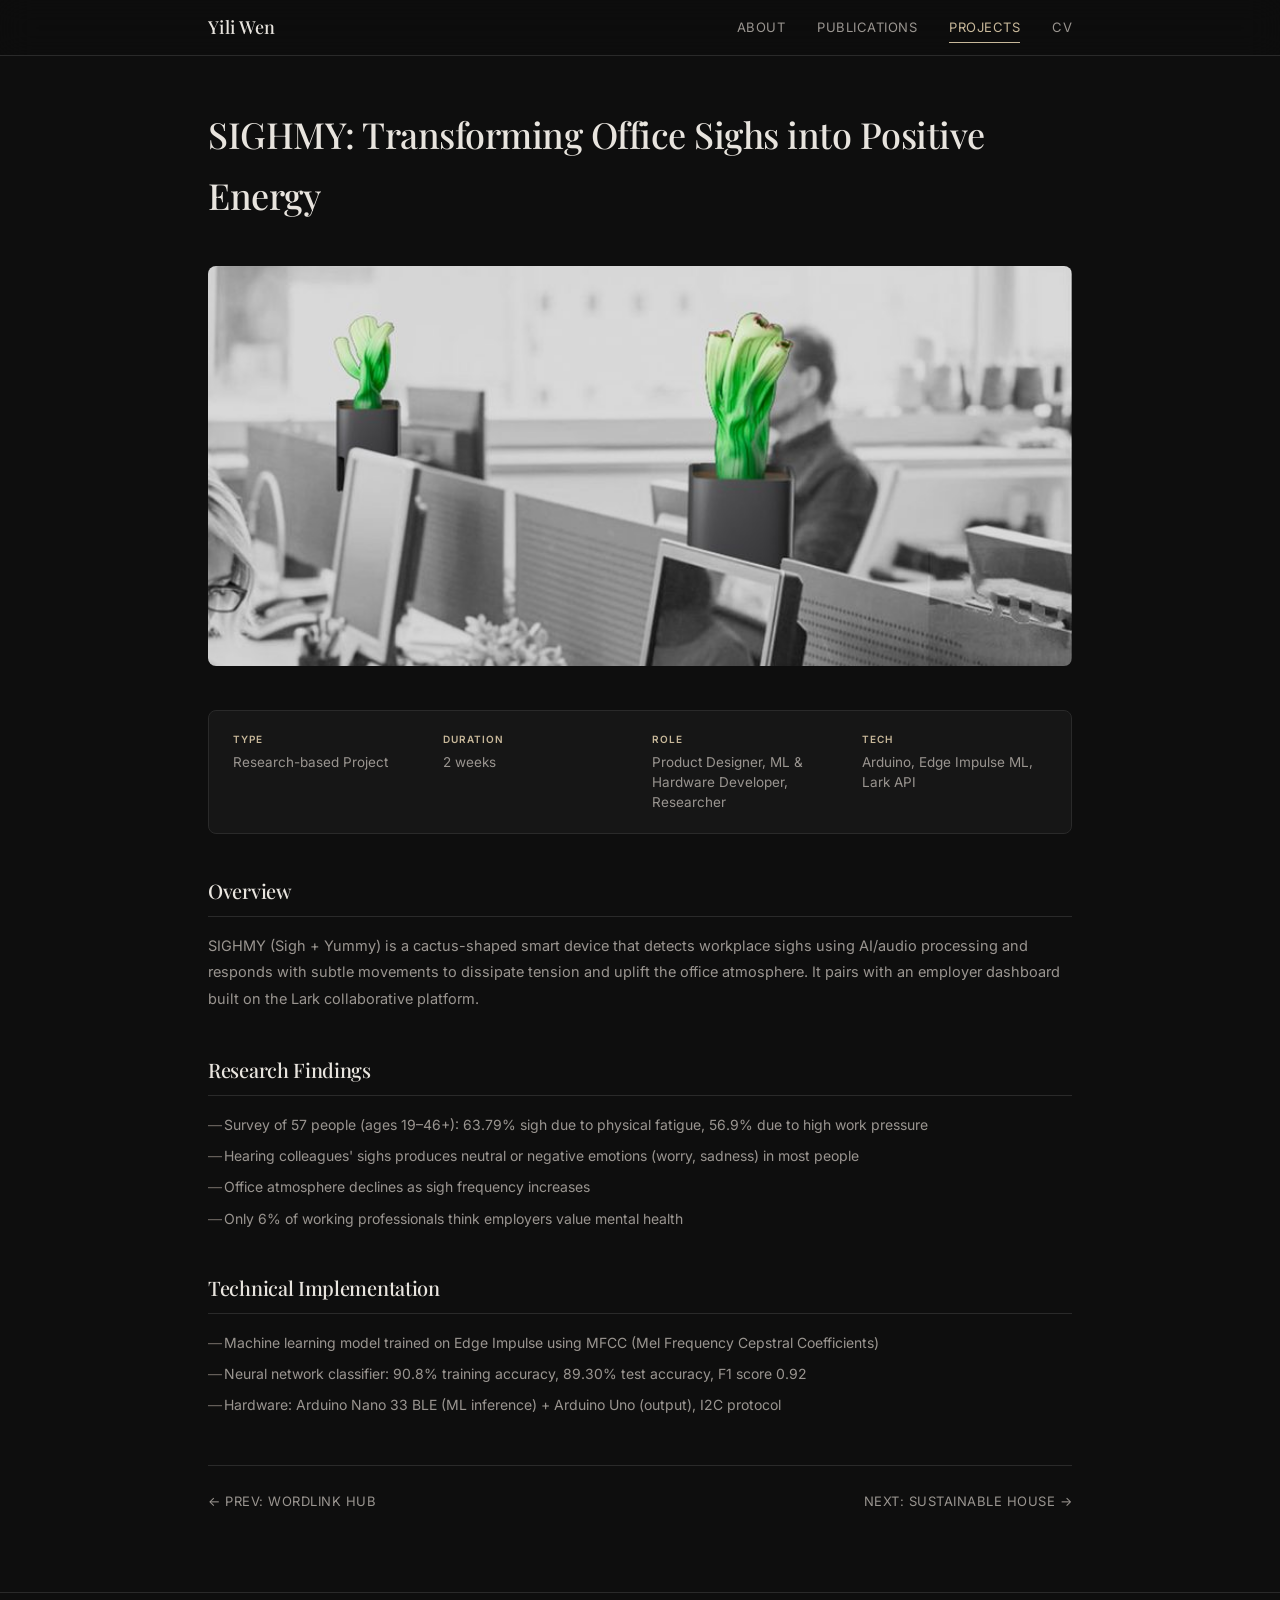
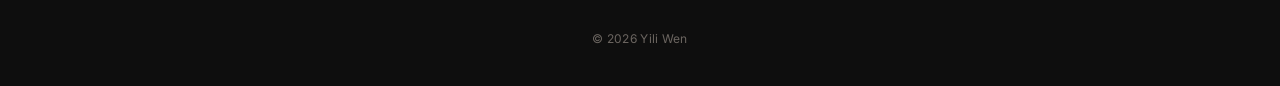
<file: projects/sighmy.html>
<!DOCTYPE html>
<html lang="en">
<head>
  <meta charset="UTF-8">
  <meta name="viewport" content="width=device-width, initial-scale=1.0">
  <title>SIGHMY - Yili Wen</title>
  <link rel="stylesheet" href="../style.css">
  <link rel="preconnect" href="https://fonts.googleapis.com">
  <link rel="preconnect" href="https://fonts.gstatic.com" crossorigin>
  <link href="https://fonts.googleapis.com/css2?family=Inter:wght@300;400;500;600;700&family=Playfair+Display:ital,wght@0,400;0,500;0,600;0,700;1,400&display=swap" rel="stylesheet">
  <link rel="stylesheet" href="https://cdnjs.cloudflare.com/ajax/libs/font-awesome/6.5.1/css/all.min.css">
</head>
<body>

<nav class="navbar">
  <div class="nav-container">
    <a href="../index.html" class="nav-name">Yili Wen</a>
    <div class="nav-links">
      <a href="../index.html">About</a>
      <a href="../publications.html">Publications</a>
      <a href="../projects.html" class="active">Projects</a>
      <a href="../cv.html">CV</a>
    </div>
    <button class="nav-toggle" aria-label="Toggle menu"><i class="fas fa-bars"></i></button>
  </div>
</nav>

<main class="page-content">
  <div class="container project-detail">
    <h1 class="page-title">SIGHMY: Transforming Office Sighs into Positive Energy</h1>

    <img src="../img/projects/sighmy-cover.jpg" alt="SIGHMY" class="project-hero-img">

    <div class="project-meta">
      <div class="project-meta-item">
        <div class="project-meta-label">Type</div>
        <div class="project-meta-value">Research-based Project</div>
      </div>
      <div class="project-meta-item">
        <div class="project-meta-label">Duration</div>
        <div class="project-meta-value">2 weeks</div>
      </div>
      <div class="project-meta-item">
        <div class="project-meta-label">Role</div>
        <div class="project-meta-value">Product Designer, ML &amp; Hardware Developer, Researcher</div>
      </div>
      <div class="project-meta-item">
        <div class="project-meta-label">Tech</div>
        <div class="project-meta-value">Arduino, Edge Impulse ML, Lark API</div>
      </div>
    </div>

    <h2>Overview</h2>
    <p>SIGHMY (Sigh + Yummy) is a cactus-shaped smart device that detects workplace sighs using AI/audio processing and responds with subtle movements to dissipate tension and uplift the office atmosphere. It pairs with an employer dashboard built on the Lark collaborative platform.</p>

    <h2>Research Findings</h2>
    <ul>
      <li>Survey of 57 people (ages 19–46+): 63.79% sigh due to physical fatigue, 56.9% due to high work pressure</li>
      <li>Hearing colleagues' sighs produces neutral or negative emotions (worry, sadness) in most people</li>
      <li>Office atmosphere declines as sigh frequency increases</li>
      <li>Only 6% of working professionals think employers value mental health</li>
    </ul>

    <h2>Technical Implementation</h2>
    <ul>
      <li>Machine learning model trained on Edge Impulse using MFCC (Mel Frequency Cepstral Coefficients)</li>
      <li>Neural network classifier: 90.8% training accuracy, 89.30% test accuracy, F1 score 0.92</li>
      <li>Hardware: Arduino Nano 33 BLE (ML inference) + Arduino Uno (output), I2C protocol</li>
    </ul>

    <!-- IMAGE NEEDED: cactus device photos, circuit diagram, ML training results, Lark dashboard screenshots, user testing -->

    <div class="project-nav">
      <a href="wordlink.html">&larr; Prev: WordLink Hub</a>
      <a href="sustainable-house.html">Next: Sustainable House &rarr;</a>
    </div>
  </div>
</main>

<footer class="footer">
  <div class="container"><p>&copy; 2026 Yili Wen</p></div>
</footer>
<script>
  const toggle = document.querySelector('.nav-toggle');
  const links = document.querySelector('.nav-links');
  toggle.addEventListener('click', () => links.classList.toggle('active'));
</script>
</body>
</html>
</file>
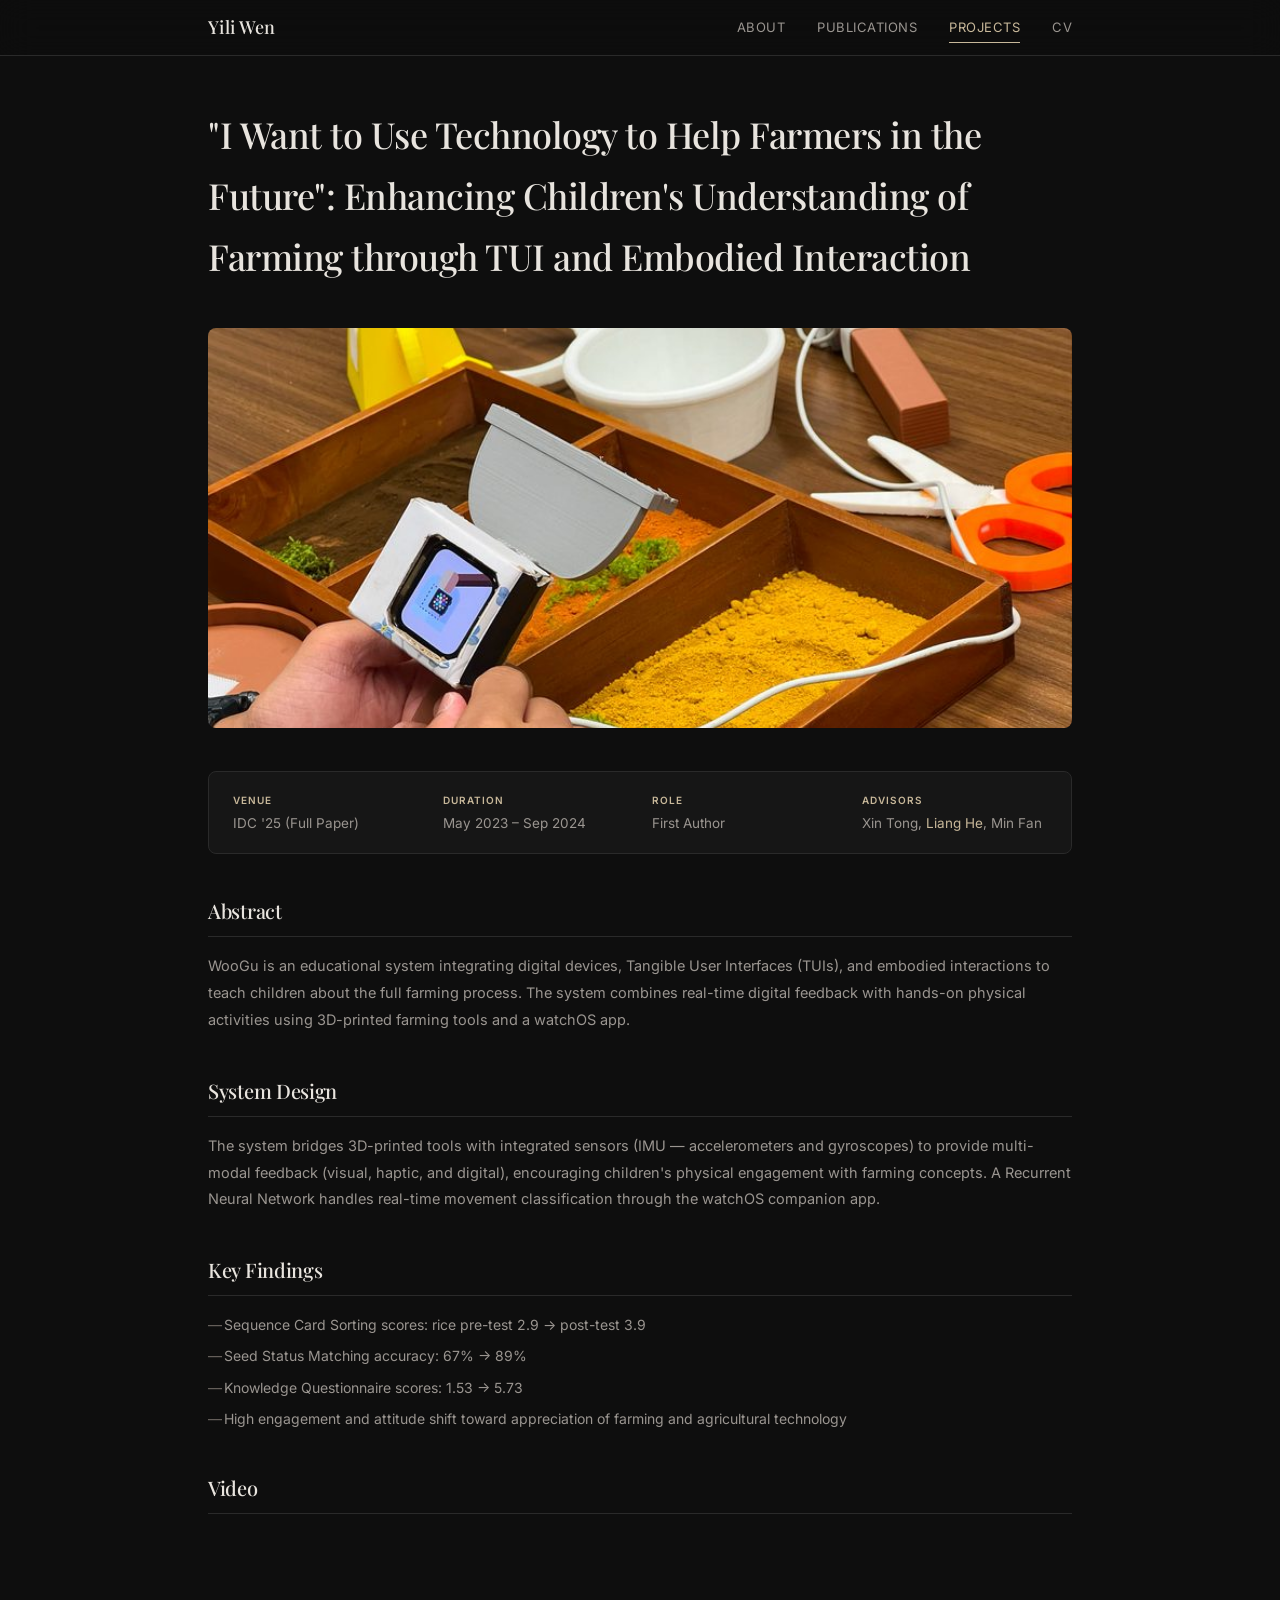
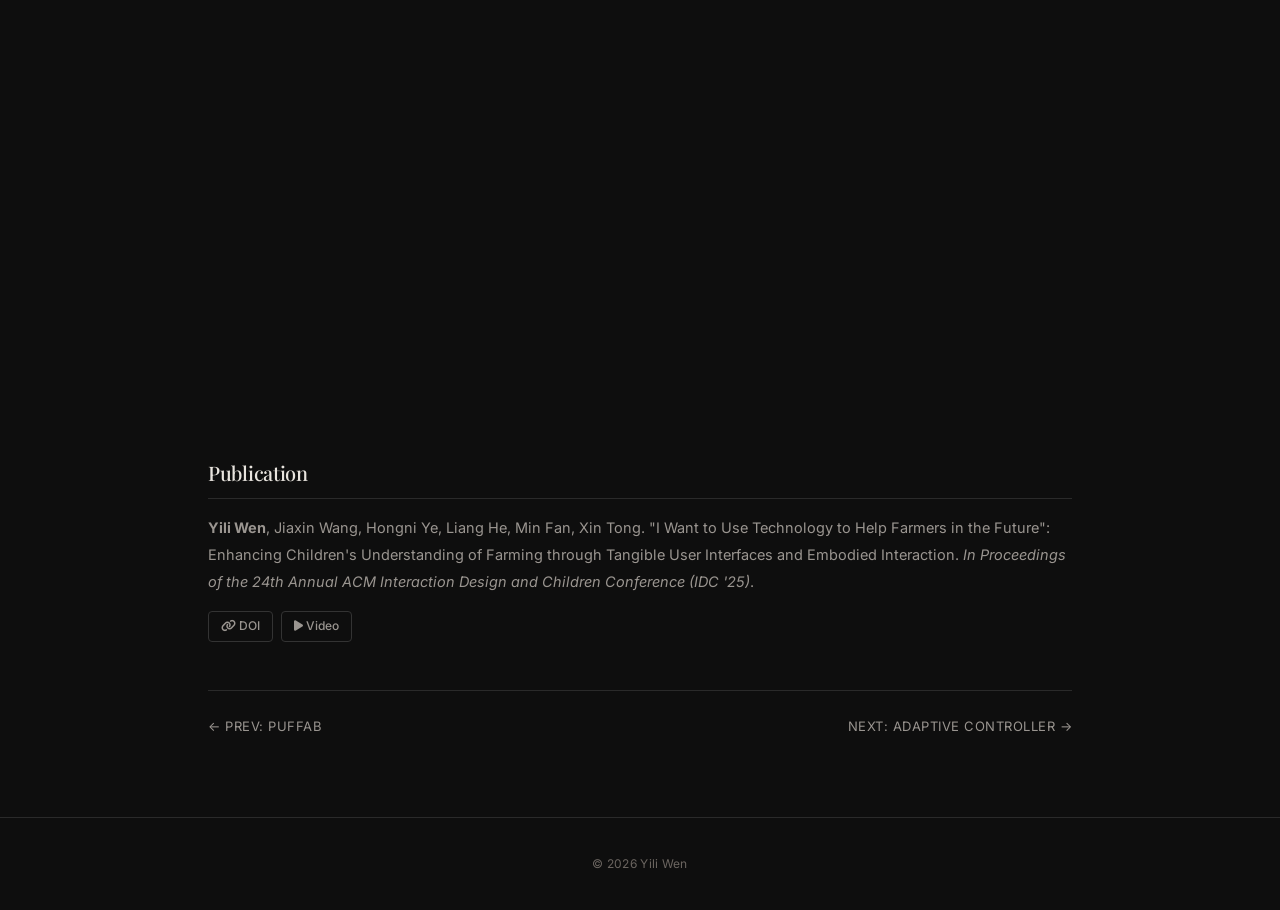
<file: projects/woogu.html>
<!DOCTYPE html>
<html lang="en">
<head>
  <meta charset="UTF-8">
  <meta name="viewport" content="width=device-width, initial-scale=1.0">
  <title>WooGu - Yili Wen</title>
  <link rel="stylesheet" href="../style.css">
  <link rel="preconnect" href="https://fonts.googleapis.com">
  <link rel="preconnect" href="https://fonts.gstatic.com" crossorigin>
  <link href="https://fonts.googleapis.com/css2?family=Inter:wght@300;400;500;600;700&family=Playfair+Display:ital,wght@0,400;0,500;0,600;0,700;1,400&display=swap" rel="stylesheet">
  <link rel="stylesheet" href="https://cdnjs.cloudflare.com/ajax/libs/font-awesome/6.5.1/css/all.min.css">
</head>
<body>

<nav class="navbar">
  <div class="nav-container">
    <a href="../index.html" class="nav-name">Yili Wen</a>
    <div class="nav-links">
      <a href="../index.html">About</a>
      <a href="../publications.html">Publications</a>
      <a href="../projects.html" class="active">Projects</a>
      <a href="../cv.html">CV</a>
    </div>
    <button class="nav-toggle" aria-label="Toggle menu"><i class="fas fa-bars"></i></button>
  </div>
</nav>

<main class="page-content">
  <div class="container project-detail">
    <h1 class="page-title">"I Want to Use Technology to Help Farmers in the Future": Enhancing Children's Understanding of Farming through TUI and Embodied Interaction</h1>

    <img src="../img/projects/woogu-cover.jpg" alt="WooGu project" class="project-hero-img">

    <div class="project-meta">
      <div class="project-meta-item">
        <div class="project-meta-label">Venue</div>
        <div class="project-meta-value">IDC '25 (Full Paper)</div>
      </div>
      <div class="project-meta-item">
        <div class="project-meta-label">Duration</div>
        <div class="project-meta-value">May 2023 – Sep 2024</div>
      </div>
      <div class="project-meta-item">
        <div class="project-meta-label">Role</div>
        <div class="project-meta-value">First Author</div>
      </div>
      <div class="project-meta-item">
        <div class="project-meta-label">Advisors</div>
        <div class="project-meta-value">Xin Tong, <a href="https://www.lianghe.me/" target="_blank">Liang He</a>, Min Fan</div>
      </div>
    </div>

    <h2>Abstract</h2>
    <p>WooGu is an educational system integrating digital devices, Tangible User Interfaces (TUIs), and embodied interactions to teach children about the full farming process. The system combines real-time digital feedback with hands-on physical activities using 3D-printed farming tools and a watchOS app.</p>

    <h2>System Design</h2>
    <p>The system bridges 3D-printed tools with integrated sensors (IMU — accelerometers and gyroscopes) to provide multi-modal feedback (visual, haptic, and digital), encouraging children's physical engagement with farming concepts. A Recurrent Neural Network handles real-time movement classification through the watchOS companion app.</p>

    <!-- IMAGE NEEDED: system overview diagram, 3D-printed tools, watchOS app screenshots, children using the system -->

    <h2>Key Findings</h2>
    <ul>
      <li>Sequence Card Sorting scores: rice pre-test 2.9 → post-test 3.9</li>
      <li>Seed Status Matching accuracy: 67% → 89%</li>
      <li>Knowledge Questionnaire scores: 1.53 → 5.73</li>
      <li>High engagement and attitude shift toward appreciation of farming and agricultural technology</li>
    </ul>

    <h2>Video</h2>
    <div style="padding:56.25% 0 0 0;position:relative;margin-bottom:24px;">
      <iframe src="https://player.vimeo.com/video/1095487310?badge=0&autopause=0&player_id=0&app_id=58479" frameborder="0" allow="autoplay; fullscreen; picture-in-picture" style="position:absolute;top:0;left:0;width:100%;height:100%;border-radius:8px;" title="WooGu"></iframe>
    </div>

    <h2>Publication</h2>
    <p><strong>Yili Wen</strong>, Jiaxin Wang, Hongni Ye, Liang He, Min Fan, Xin Tong. "I Want to Use Technology to Help Farmers in the Future": Enhancing Children's Understanding of Farming through Tangible User Interfaces and Embodied Interaction. <em>In Proceedings of the 24th Annual ACM Interaction Design and Children Conference (IDC '25)</em>.</p>
    <div class="research-card-links" style="margin:12px 0 8px;">
      <a href="https://doi.org/10.1145/3713043.3728865" target="_blank" class="pub-link"><i class="fas fa-link"></i> DOI</a>
      <a href="https://vimeo.com/1095487310" target="_blank" class="pub-link"><i class="fas fa-play"></i> Video</a>
    </div>

    <div class="project-nav">
      <a href="puffab.html">&larr; Prev: PufFab</a>
      <a href="controller.html">Next: Adaptive Controller &rarr;</a>
    </div>
  </div>
</main>

<footer class="footer">
  <div class="container"><p>&copy; 2026 Yili Wen</p></div>
</footer>
<script>
  const toggle = document.querySelector('.nav-toggle');
  const links = document.querySelector('.nav-links');
  toggle.addEventListener('click', () => links.classList.toggle('active'));
</script>
</body>
</html>
</file>
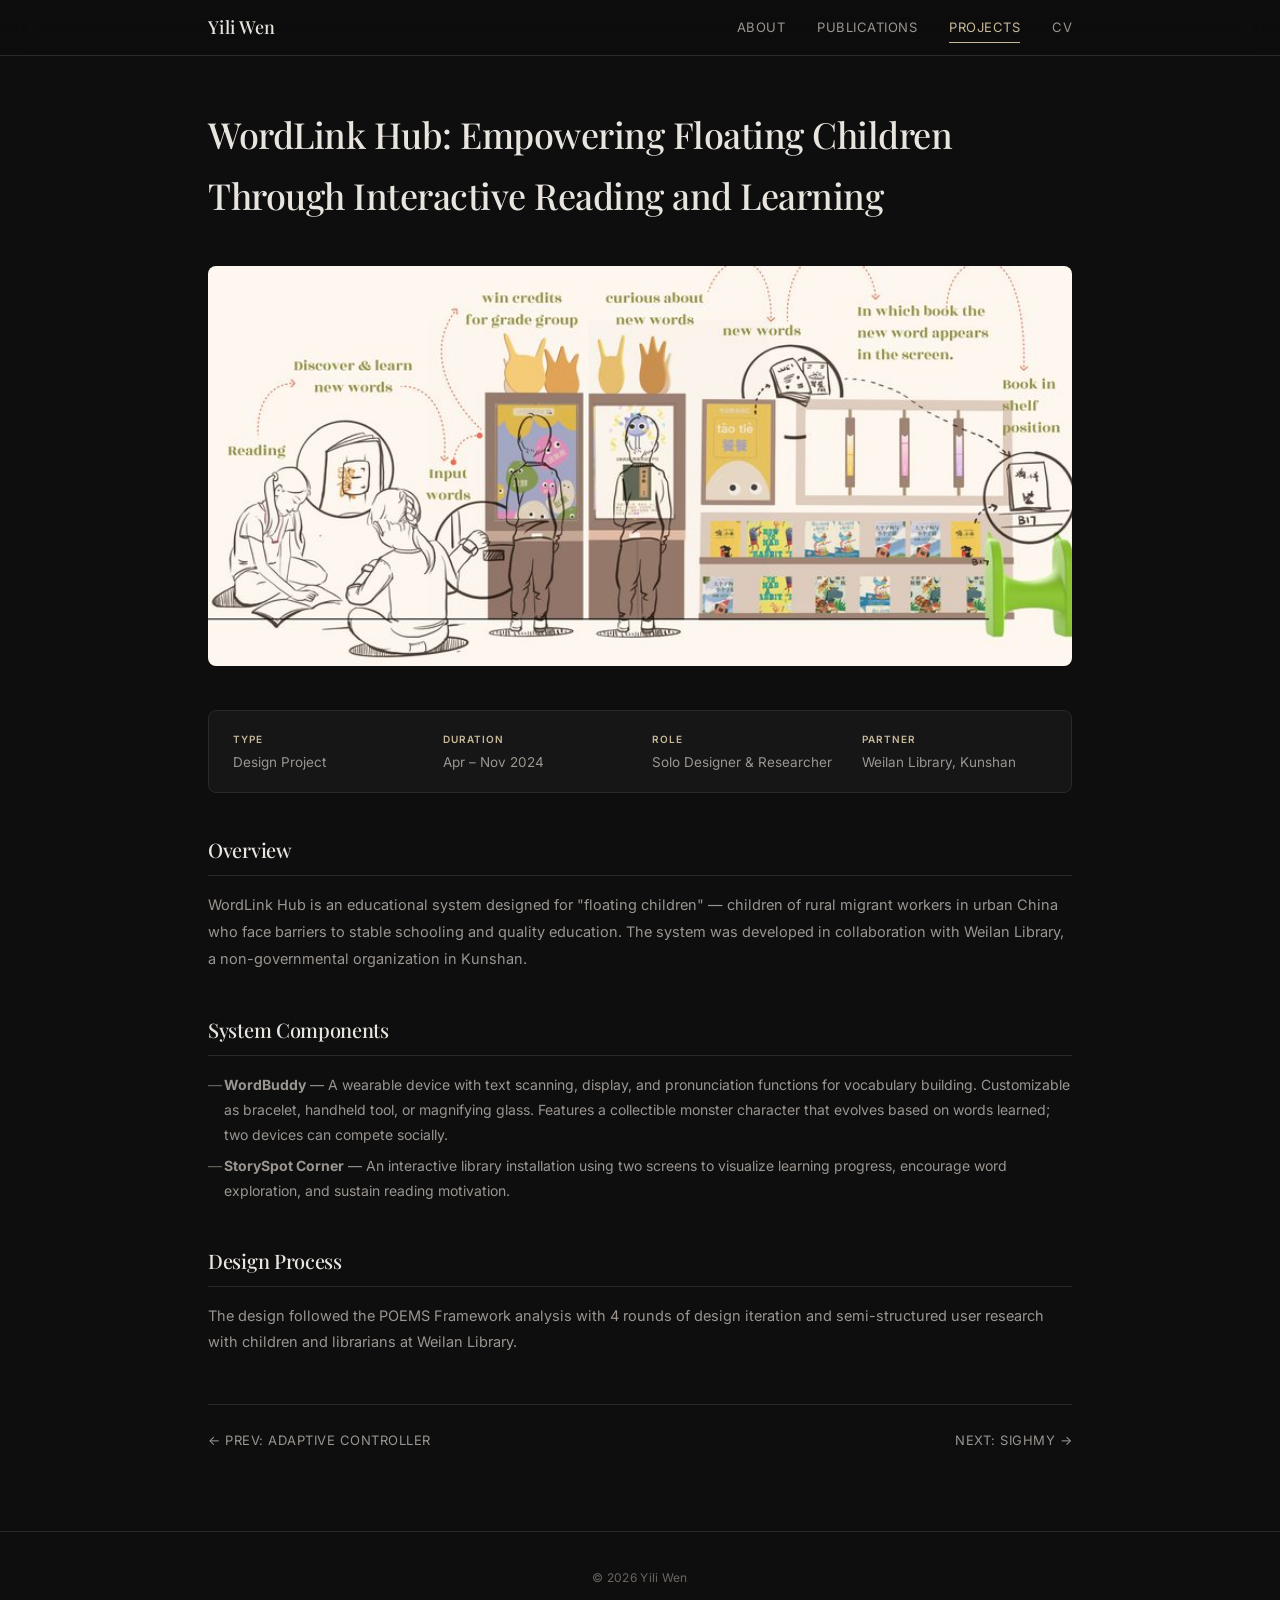
<file: projects/wordlink.html>
<!DOCTYPE html>
<html lang="en">
<head>
  <meta charset="UTF-8">
  <meta name="viewport" content="width=device-width, initial-scale=1.0">
  <title>WordLink Hub - Yili Wen</title>
  <link rel="stylesheet" href="../style.css">
  <link rel="preconnect" href="https://fonts.googleapis.com">
  <link rel="preconnect" href="https://fonts.gstatic.com" crossorigin>
  <link href="https://fonts.googleapis.com/css2?family=Inter:wght@300;400;500;600;700&family=Playfair+Display:ital,wght@0,400;0,500;0,600;0,700;1,400&display=swap" rel="stylesheet">
  <link rel="stylesheet" href="https://cdnjs.cloudflare.com/ajax/libs/font-awesome/6.5.1/css/all.min.css">
</head>
<body>

<nav class="navbar">
  <div class="nav-container">
    <a href="../index.html" class="nav-name">Yili Wen</a>
    <div class="nav-links">
      <a href="../index.html">About</a>
      <a href="../publications.html">Publications</a>
      <a href="../projects.html" class="active">Projects</a>
      <a href="../cv.html">CV</a>
    </div>
    <button class="nav-toggle" aria-label="Toggle menu"><i class="fas fa-bars"></i></button>
  </div>
</nav>

<main class="page-content">
  <div class="container project-detail">
    <h1 class="page-title">WordLink Hub: Empowering Floating Children Through Interactive Reading and Learning</h1>

    <img src="../img/projects/wordlink-cover.jpg" alt="WordLink Hub" class="project-hero-img">

    <div class="project-meta">
      <div class="project-meta-item">
        <div class="project-meta-label">Type</div>
        <div class="project-meta-value">Design Project</div>
      </div>
      <div class="project-meta-item">
        <div class="project-meta-label">Duration</div>
        <div class="project-meta-value">Apr – Nov 2024</div>
      </div>
      <div class="project-meta-item">
        <div class="project-meta-label">Role</div>
        <div class="project-meta-value">Solo Designer &amp; Researcher</div>
      </div>
      <div class="project-meta-item">
        <div class="project-meta-label">Partner</div>
        <div class="project-meta-value">Weilan Library, Kunshan</div>
      </div>
    </div>

    <h2>Overview</h2>
    <p>WordLink Hub is an educational system designed for "floating children" — children of rural migrant workers in urban China who face barriers to stable schooling and quality education. The system was developed in collaboration with Weilan Library, a non-governmental organization in Kunshan.</p>

    <h2>System Components</h2>
    <ul>
      <li><strong>WordBuddy</strong> — A wearable device with text scanning, display, and pronunciation functions for vocabulary building. Customizable as bracelet, handheld tool, or magnifying glass. Features a collectible monster character that evolves based on words learned; two devices can compete socially.</li>
      <li><strong>StorySpot Corner</strong> — An interactive library installation using two screens to visualize learning progress, encourage word exploration, and sustain reading motivation.</li>
    </ul>

    <h2>Design Process</h2>
    <p>The design followed the POEMS Framework analysis with 4 rounds of design iteration and semi-structured user research with children and librarians at Weilan Library.</p>

    <!-- IMAGE NEEDED: WordBuddy wearable renders, StorySpot Corner installation, POEMS framework diagram, user research photos, iteration process -->

    <div class="project-nav">
      <a href="controller.html">&larr; Prev: Adaptive Controller</a>
      <a href="sighmy.html">Next: SIGHMY &rarr;</a>
    </div>
  </div>
</main>

<footer class="footer">
  <div class="container"><p>&copy; 2026 Yili Wen</p></div>
</footer>
<script>
  const toggle = document.querySelector('.nav-toggle');
  const links = document.querySelector('.nav-links');
  toggle.addEventListener('click', () => links.classList.toggle('active'));
</script>
</body>
</html>
</file>
<file: style.css>
/* ============================================
   Yili Wen - Academic Personal Website
   Dark theme — "Feel · Connect · Move"
   ============================================ */

@import url('https://fonts.googleapis.com/css2?family=Inter:wght@300;400;500;600;700&family=Playfair+Display:ital,wght@0,400;0,500;0,600;0,700;1,400&display=swap');

:root {
  --color-bg: #0e0e0e;
  --color-bg-alt: #161616;
  --color-bg-card: #1c1c1c;
  --color-bg-card-hover: #222;
  --color-text: #e8e4de;
  --color-text-secondary: #9a9590;
  --color-text-muted: #6b6560;
  --color-accent: #c8b89a;
  --color-accent-hover: #ddd0b8;
  --color-border: #2a2a2a;
  --color-border-light: #333;
  --color-tag-bg: rgba(200, 184, 154, 0.12);
  --color-tag-text: #c8b89a;
  --font-sans: 'Inter', -apple-system, BlinkMacSystemFont, sans-serif;
  --font-display: 'Playfair Display', Georgia, serif;
  --max-width: 920px;
  --nav-height: 56px;
}

/* Reset */
*, *::before, *::after {
  box-sizing: border-box;
  margin: 0;
  padding: 0;
}

html {
  scroll-behavior: smooth;
  scroll-padding-top: var(--nav-height);
}

body {
  font-family: var(--font-sans);
  font-size: 15px;
  line-height: 1.7;
  color: var(--color-text);
  background: var(--color-bg);
  -webkit-font-smoothing: antialiased;
}

a {
  color: var(--color-accent);
  text-decoration: none;
  transition: color 0.3s;
}

a:hover {
  color: var(--color-accent-hover);
}

::selection {
  background: rgba(200, 184, 154, 0.3);
  color: #fff;
}

.container {
  max-width: var(--max-width);
  margin: 0 auto;
  padding: 0 28px;
}

/* ---- Navigation ---- */
.navbar {
  position: fixed;
  top: 0;
  left: 0;
  right: 0;
  height: var(--nav-height);
  background: rgba(14, 14, 14, 0.85);
  backdrop-filter: blur(16px);
  -webkit-backdrop-filter: blur(16px);
  border-bottom: 1px solid var(--color-border);
  z-index: 100;
}

.nav-container {
  max-width: var(--max-width);
  margin: 0 auto;
  padding: 0 28px;
  display: flex;
  align-items: center;
  justify-content: space-between;
  height: 100%;
}

.nav-name {
  font-family: var(--font-display);
  font-weight: 500;
  font-size: 18px;
  color: var(--color-text);
  text-decoration: none;
  letter-spacing: 0.3px;
}

.nav-name:hover {
  color: var(--color-accent);
}

.nav-links {
  display: flex;
  gap: 32px;
}

.nav-links a {
  font-size: 13px;
  font-weight: 400;
  color: var(--color-text-secondary);
  text-decoration: none;
  letter-spacing: 0.5px;
  text-transform: uppercase;
  transition: color 0.3s;
  position: relative;
}

.nav-links a::after {
  content: '';
  position: absolute;
  bottom: -4px;
  left: 0;
  width: 0;
  height: 1px;
  background: var(--color-accent);
  transition: width 0.3s ease;
}

.nav-links a:hover::after,
.nav-links a.active::after {
  width: 100%;
}

.nav-links a:hover {
  color: var(--color-text);
}

.nav-links a.active {
  color: var(--color-accent);
}

.nav-toggle {
  display: none;
  background: none;
  border: none;
  font-size: 20px;
  color: var(--color-text);
  cursor: pointer;
}

/* ---- Page Content ---- */
.page-content {
  padding-top: calc(var(--nav-height) + 48px);
  padding-bottom: 80px;
  min-height: calc(100vh - 100px);
}

.page-title {
  font-family: var(--font-display);
  font-size: 36px;
  font-weight: 500;
  margin-bottom: 40px;
  color: var(--color-text);
  letter-spacing: -0.5px;
}

/* ---- Hero / About ---- */
.hero-tagline {
  font-family: var(--font-display);
  font-size: 14px;
  font-weight: 400;
  font-style: italic;
  letter-spacing: 3px;
  color: var(--color-text-muted);
  text-transform: lowercase;
  margin-bottom: 32px;
  padding-bottom: 24px;
}

.hero-grid {
  display: grid;
  grid-template-columns: 180px 1fr;
  gap: 44px;
  align-items: start;
  margin-bottom: 40px;
}

.profile-photo {
  width: 180px;
  height: 220px;
  object-fit: cover;
  object-position: center top;
  border-radius: 6px;
  filter: grayscale(15%);
  transition: filter 0.5s ease;
}

.profile-photo:hover {
  filter: grayscale(0%);
}

.hero-info h1 {
  font-family: var(--font-display);
  font-size: 38px;
  font-weight: 500;
  line-height: 1.2;
  margin-bottom: 4px;
  letter-spacing: -0.5px;
}

.chinese-name {
  font-size: 20px;
  font-weight: 400;
  color: var(--color-text-secondary);
  margin-left: 4px;
}

.subtitle {
  font-size: 15px;
  color: var(--color-accent);
  font-weight: 400;
  margin-bottom: 12px;
  letter-spacing: 0.3px;
}

.affiliation {
  font-size: 13px;
  color: var(--color-text-secondary);
  line-height: 1.7;
  margin-bottom: 20px;
}

.affiliation a {
  color: var(--color-text-secondary);
  border-bottom: 1px solid var(--color-border-light);
  transition: color 0.3s, border-color 0.3s;
}

.affiliation a:hover {
  color: var(--color-accent);
  border-color: var(--color-accent);
}

.contact-links {
  display: flex;
  gap: 12px;
}

.contact-links a {
  display: flex;
  align-items: center;
  justify-content: center;
  width: 36px;
  height: 36px;
  border-radius: 50%;
  border: 1px solid var(--color-border-light);
  color: var(--color-text-secondary);
  font-size: 15px;
  transition: all 0.3s;
  text-decoration: none;
}

.contact-links a:hover {
  border-color: var(--color-accent);
  color: var(--color-accent);
  background: rgba(200, 184, 154, 0.08);
}

/* ---- Bio ---- */
.bio {
  margin-bottom: 48px;
}

.bio p {
  margin-bottom: 14px;
  color: var(--color-text-secondary);
  line-height: 1.85;
  font-size: 14.5px;
}

.bio strong {
  color: var(--color-text);
  font-weight: 500;
}

.bio a {
  border-bottom: 1px solid var(--color-border-light);
}

.bio a:hover {
  border-color: var(--color-accent);
}

/* ---- Divider ---- */
.section-divider {
  border: none;
  height: 1px;
  background: var(--color-border);
  margin: 48px 0;
}

/* ---- News ---- */
h2 {
  font-family: var(--font-display);
  font-size: 24px;
  font-weight: 500;
  margin-bottom: 24px;
  color: var(--color-text);
  letter-spacing: -0.3px;
}

.news-list {
  list-style: none;
  padding-left: 0;
  border-left: 2px solid var(--color-border-light);
  padding-left: 20px;
}

.news-list li {
  padding: 8px 0;
  font-size: 14px;
  color: var(--color-text-secondary);
  transition: color 0.3s;
}

.news-list li:hover {
  color: var(--color-text);
}

.news-date {
  font-weight: 600;
  color: var(--color-accent);
  margin-right: 10px;
  font-size: 13px;
  font-variant-numeric: tabular-nums;
}

.news-tag {
  display: inline-block;
  font-size: 10px;
  font-weight: 600;
  padding: 2px 8px;
  border-radius: 3px;
  margin-right: 8px;
  text-transform: uppercase;
  letter-spacing: 0.8px;
}

.tag-paper { background: rgba(76, 175, 80, 0.15); color: #81c784; }
.tag-poster { background: rgba(255, 193, 7, 0.15); color: #ffd54f; }
.tag-new { background: rgba(100, 181, 246, 0.15); color: #90caf9; }
.tag-award { background: rgba(239, 83, 80, 0.15); color: #ef9a9a; }

/* ---- Publications ---- */
h3.pub-category {
  font-family: var(--font-display);
  font-size: 17px;
  font-weight: 500;
  color: var(--color-text-muted);
  margin-top: 32px;
  margin-bottom: 24px;
  padding-bottom: 10px;
  border-bottom: 1px solid var(--color-border);
  letter-spacing: -0.2px;
}

.pub-item {
  display: grid;
  grid-template-columns: 48px 1fr;
  gap: 20px;
  margin-bottom: 32px;
  padding: 20px;
  border-radius: 8px;
  transition: background 0.3s;
}

.pub-item:hover {
  background: var(--color-bg-alt);
}

.pub-year {
  font-weight: 600;
  font-size: 14px;
  color: var(--color-accent);
  padding-top: 2px;
  font-variant-numeric: tabular-nums;
}

.pub-title {
  font-family: var(--font-display);
  font-size: 15.5px;
  font-weight: 500;
  line-height: 1.5;
  margin-bottom: 6px;
  color: var(--color-text);
}

.pub-authors {
  font-size: 13px;
  color: var(--color-text-secondary);
  margin-bottom: 4px;
}

.pub-authors strong {
  color: var(--color-accent);
  font-weight: 600;
}

.pub-info {
  font-size: 13px;
  color: var(--color-text-muted);
  font-style: italic;
}

.venue-badge {
  display: inline-block;
  font-size: 10px;
  font-weight: 700;
  padding: 3px 10px;
  border-radius: 3px;
  background: rgba(200, 184, 154, 0.2);
  color: var(--color-accent);
  letter-spacing: 0.5px;
  margin-bottom: 8px;
  text-transform: uppercase;
}

.venue-poster {
  background: rgba(154, 149, 144, 0.2);
  color: var(--color-text-secondary);
}

.pub-links {
  margin-top: 8px;
  display: flex;
  gap: 12px;
}

.pub-link {
  font-size: 12px;
  font-weight: 500;
  padding: 4px 12px;
  border-radius: 4px;
  border: 1px solid var(--color-border-light);
  color: var(--color-text-secondary);
  text-decoration: none;
  transition: all 0.3s;
}

.pub-link:hover {
  border-color: var(--color-accent);
  color: var(--color-accent);
}

/* ---- Projects Section Title ---- */
.projects-section-title {
  font-family: var(--font-display);
  font-size: 18px;
  font-weight: 500;
  color: var(--color-text-muted);
  text-transform: uppercase;
  letter-spacing: 1.5px;
  margin-bottom: 28px;
  padding-bottom: 12px;
  border-bottom: 1px solid var(--color-border);
}

/* ---- Research Project Cards ---- */
.research-card {
  display: grid;
  grid-template-columns: 280px 1fr;
  gap: 28px;
  padding: 24px;
  margin-bottom: 20px;
  border-radius: 10px;
  border: 1px solid var(--color-border-light);
  background: var(--color-bg-card);
  text-decoration: none;
  color: inherit;
  cursor: pointer;
  transition: border-color 0.3s, box-shadow 0.3s, transform 0.3s;
}

.research-card:hover {
  border-color: var(--color-accent);
  box-shadow: 0 12px 32px rgba(0, 0, 0, 0.3), 0 0 0 1px rgba(200, 184, 154, 0.15);
  transform: translateY(-3px);
  text-decoration: none;
}

.research-card-img {
  width: 280px;
  height: 180px;
  border-radius: 6px;
  overflow: hidden;
  background: linear-gradient(135deg, #1a1a1a 0%, #252525 100%);
}

.research-card-img img {
  width: 100%;
  height: 100%;
  object-fit: cover;
  transition: transform 0.4s ease;
}

.research-card:hover .research-card-img img {
  transform: scale(1.03);
}

.research-card-info {
  display: flex;
  flex-direction: column;
  justify-content: center;
}

.research-card-info h3 {
  font-family: var(--font-display);
  font-size: 17px;
  font-weight: 500;
  line-height: 1.45;
  color: var(--color-text);
  margin-bottom: 8px;
  transition: color 0.3s;
}

.research-card:hover .research-card-info h3 {
  color: var(--color-accent);
}

.research-card-authors {
  font-size: 13px;
  color: var(--color-text-secondary);
  margin-bottom: 4px;
}

.research-card-authors strong {
  color: var(--color-accent);
}

.research-card-venue {
  font-size: 13px;
  color: var(--color-text-muted);
  font-style: italic;
  margin-bottom: 8px;
}

.research-card-desc {
  font-size: 13.5px;
  color: var(--color-text-muted);
  line-height: 1.6;
  margin-bottom: 8px;
}

.research-card-links {
  display: flex;
  gap: 8px;
  margin-top: 4px;
}

.research-card-links .pub-link {
  cursor: pointer;
}

.research-card-arrow {
  font-size: 12px;
  color: var(--color-text-muted);
  margin-top: auto;
  padding-top: 8px;
  transition: color 0.3s;
  letter-spacing: 0.3px;
}

.research-card:hover .research-card-arrow {
  color: var(--color-accent);
}

@media (max-width: 768px) {
  .research-card {
    grid-template-columns: 1fr;
  }
  .research-card-img {
    width: 100%;
    height: 200px;
  }
}

/* ---- Projects Grid ---- */
.project-grid {
  display: grid;
  grid-template-columns: repeat(2, 1fr);
  gap: 20px;
}

.project-card {
  background: var(--color-bg-card);
  border-radius: 10px;
  overflow: hidden;
  border: 1px solid var(--color-border);
  transition: transform 0.4s ease, border-color 0.4s ease, box-shadow 0.4s ease;
}

.project-card:hover {
  transform: translateY(-4px);
  border-color: var(--color-border-light);
  box-shadow: 0 16px 40px rgba(0, 0, 0, 0.3);
}

.project-image-placeholder {
  width: 100%;
  height: 160px;
  background: linear-gradient(135deg, #1a1a1a 0%, #252525 100%);
  transition: background 0.4s ease;
}

.project-card:hover .project-image-placeholder {
  background: linear-gradient(135deg, #1e1e1e 0%, #2a2a2a 100%);
}

.project-cover-img {
  width: 100%;
  height: 160px;
  object-fit: cover;
  transition: transform 0.4s ease;
}

.project-card:hover .project-cover-img {
  transform: scale(1.03);
}

.project-body {
  padding: 20px;
}

.project-tags {
  display: flex;
  gap: 6px;
  margin-bottom: 10px;
  flex-wrap: wrap;
}

.project-tag {
  font-size: 10px;
  font-weight: 600;
  padding: 3px 10px;
  border-radius: 3px;
  background: var(--color-tag-bg);
  color: var(--color-tag-text);
  text-transform: uppercase;
  letter-spacing: 0.5px;
}

.project-body h3 {
  font-family: var(--font-display);
  font-size: 16px;
  font-weight: 500;
  margin-bottom: 8px;
  line-height: 1.4;
  color: var(--color-text);
  letter-spacing: -0.2px;
  transition: color 0.3s;
}

.project-card:hover .project-body h3 {
  color: var(--color-accent);
}

.project-body p {
  font-size: 13px;
  color: var(--color-text-muted);
  line-height: 1.65;
}

/* ---- Project Card as Link ---- */
a.project-card {
  text-decoration: none;
  color: inherit;
  display: block;
}

a.project-card:hover {
  text-decoration: none;
}

/* ---- Section Header with View All ---- */
.section-header {
  display: flex;
  align-items: baseline;
  justify-content: space-between;
}

.section-header h2 {
  margin-bottom: 24px;
}

.view-all {
  font-size: 13px;
  font-weight: 400;
  letter-spacing: 0.5px;
  text-transform: uppercase;
  white-space: nowrap;
}

/* ---- Featured Projects ---- */
.featured-projects {
  margin-top: 12px;
}

.featured-projects .project-grid {
  grid-template-columns: repeat(2, 1fr);
}

/* ---- CV Section ---- */
.cv-section {
  margin-bottom: 40px;
}

.cv-section h3 {
  font-family: var(--font-display);
  font-size: 18px;
  font-weight: 500;
  padding-bottom: 10px;
  border-bottom: 1px solid var(--color-border);
  margin-bottom: 20px;
  color: var(--color-text);
  letter-spacing: -0.2px;
}

.cv-item {
  display: grid;
  grid-template-columns: 160px 1fr;
  gap: 20px;
  margin-bottom: 20px;
  padding: 12px 16px;
  border-radius: 6px;
  transition: background 0.3s;
}

.cv-item:hover {
  background: var(--color-bg-alt);
}

.cv-date {
  font-size: 13px;
  font-weight: 500;
  color: var(--color-text-muted);
  padding-top: 2px;
  font-variant-numeric: tabular-nums;
}

.cv-detail {
  font-size: 14px;
  line-height: 1.65;
  color: var(--color-text-secondary);
}

.cv-detail strong {
  color: var(--color-text);
  font-weight: 500;
}

.cv-note {
  font-size: 13px;
  color: var(--color-text-muted);
}

.cv-download {
  margin-top: 28px;
}

.cv-download a {
  display: inline-flex;
  align-items: center;
  gap: 8px;
  padding: 12px 24px;
  border: 1px solid var(--color-accent);
  color: var(--color-accent);
  border-radius: 6px;
  font-weight: 500;
  font-size: 13px;
  letter-spacing: 0.5px;
  text-transform: uppercase;
  transition: all 0.3s;
  text-decoration: none;
}

.cv-download a:hover {
  background: var(--color-accent);
  color: var(--color-bg);
}

/* ---- Skills Grid ---- */
.skills-grid {
  display: grid;
  grid-template-columns: repeat(3, 1fr);
  gap: 24px;
}

.skill-group h4 {
  font-size: 11px;
  font-weight: 600;
  text-transform: uppercase;
  letter-spacing: 1px;
  color: var(--color-accent);
  margin-bottom: 8px;
}

.skill-group p {
  font-size: 13.5px;
  color: var(--color-text-muted);
  line-height: 1.7;
}

/* ---- Slogan ---- */
/* ---- Chongqing Banner ---- */
.banner-full {
  width: 100%;
  height: 80px;
  overflow: hidden;
}

.banner-full img {
  width: 100%;
  height: 100%;
  object-fit: cover;
  object-position: center 40%;
  display: block;
}

.hero-tagline {
  text-align: center;
}

.slogan-header-img {
  height: auto;
  width: min(90%, 840px);
  animation: sloganGlow 4s ease-in-out infinite;
}

@keyframes sloganGlow {
  0%, 100% { opacity: 0.7; filter: brightness(1) drop-shadow(0 0 4px rgba(200, 184, 154, 0.2)); }
  50% { opacity: 1; filter: brightness(1.3) drop-shadow(0 0 16px rgba(200, 184, 154, 0.6)); }
}

.slogan-footer {
  margin-top: 64px;
  padding-top: 32px;
  border-top: 1px solid var(--color-border);
  text-align: center;
}

.slogan-img {
  height: auto;
  width: min(85%, 720px);
  animation: sloganGlow 4s ease-in-out infinite;
}

/* ---- Footer ---- */
.footer {
  padding: 36px 0;
  text-align: center;
  font-size: 12px;
  color: var(--color-text-muted);
  border-top: 1px solid var(--color-border);
  letter-spacing: 0.3px;
}

.footer a {
  color: var(--color-text-secondary);
}

.footer a:hover {
  color: var(--color-accent);
}

/* ---- Project Detail Page ---- */
.project-hero-img {
  width: 100%;
  max-height: 400px;
  object-fit: cover;
  border-radius: 8px;
  margin-bottom: 36px;
}

.project-hero-placeholder {
  width: 100%;
  height: 320px;
  background: linear-gradient(135deg, #1a1a1a 0%, #252525 100%);
  border-radius: 8px;
  margin-bottom: 36px;
}

.project-meta {
  display: flex;
  flex-wrap: wrap;
  gap: 24px;
  margin-bottom: 32px;
  padding: 20px 24px;
  background: var(--color-bg-alt);
  border-radius: 8px;
  border: 1px solid var(--color-border);
}

.project-meta-item {
  flex: 1;
  min-width: 140px;
}

.project-meta-label {
  font-size: 10px;
  font-weight: 600;
  text-transform: uppercase;
  letter-spacing: 1px;
  color: var(--color-accent);
  margin-bottom: 4px;
}

.project-meta-value {
  font-size: 13.5px;
  color: var(--color-text-secondary);
  line-height: 1.5;
}

.project-detail h2 {
  font-size: 20px;
  margin-top: 40px;
  margin-bottom: 16px;
  padding-bottom: 8px;
  border-bottom: 1px solid var(--color-border);
}

.project-detail p {
  font-size: 14.5px;
  color: var(--color-text-secondary);
  line-height: 1.85;
  margin-bottom: 16px;
}

.project-detail ul {
  list-style: none;
  padding: 0;
  margin-bottom: 20px;
}

.project-detail ul li {
  font-size: 14px;
  color: var(--color-text-secondary);
  line-height: 1.8;
  padding-left: 16px;
  position: relative;
  margin-bottom: 6px;
}

.project-detail ul li::before {
  content: '—';
  position: absolute;
  left: 0;
  color: var(--color-text-muted);
}

.project-detail .img-row {
  display: grid;
  grid-template-columns: repeat(2, 1fr);
  gap: 16px;
  margin: 24px 0;
}

.project-detail .img-row img,
.project-detail .img-full {
  width: 100%;
  border-radius: 6px;
  border: 1px solid var(--color-border);
}

.project-detail .img-full {
  margin: 24px 0;
}

.project-detail .img-caption {
  font-size: 12px;
  color: var(--color-text-muted);
  text-align: center;
  margin-top: 8px;
  font-style: italic;
}

.project-detail .bibtex {
  background: var(--color-bg-alt);
  border: 1px solid var(--color-border);
  border-radius: 6px;
  padding: 16px 20px;
  font-family: 'SF Mono', 'Fira Code', monospace;
  font-size: 12px;
  color: var(--color-text-muted);
  overflow-x: auto;
  line-height: 1.6;
  white-space: pre-wrap;
  margin: 16px 0;
}

.project-nav {
  display: flex;
  justify-content: space-between;
  margin-top: 48px;
  padding-top: 24px;
  border-top: 1px solid var(--color-border);
}

.project-nav a {
  font-size: 13px;
  text-transform: uppercase;
  letter-spacing: 0.5px;
  color: var(--color-text-secondary);
  transition: color 0.3s;
}

.project-nav a:hover {
  color: var(--color-accent);
}

@media (max-width: 768px) {
  .project-meta {
    flex-direction: column;
    gap: 16px;
  }
  .project-detail .img-row {
    grid-template-columns: 1fr;
  }
}

/* ---- Page Fade-in Animation ---- */
@keyframes fadeIn {
  from { opacity: 0; transform: translateY(12px); }
  to { opacity: 1; transform: translateY(0); }
}

.page-content {
  animation: fadeIn 0.6s ease forwards;
}

/* ---- Responsive ---- */
@media (max-width: 768px) {
  .hero-grid {
    grid-template-columns: 1fr;
    justify-items: center;
    text-align: center;
    gap: 24px;
  }

  .profile-photo {
    width: 140px;
    height: 172px;
  }

  .contact-links {
    justify-content: center;
  }

  .bio {
    text-align: left;
  }

  .project-grid {
    grid-template-columns: 1fr !important;
  }

  .pub-item {
    grid-template-columns: 1fr;
    padding: 16px 12px;
  }

  .pub-year {
    margin-bottom: -8px;
  }

  .cv-item {
    grid-template-columns: 1fr;
    padding: 12px;
  }

  .cv-date {
    margin-bottom: -4px;
  }

  .skills-grid {
    grid-template-columns: 1fr;
  }

  .nav-links {
    display: none;
    position: absolute;
    top: var(--nav-height);
    left: 0;
    right: 0;
    background: rgba(14, 14, 14, 0.98);
    flex-direction: column;
    padding: 16px 28px;
    gap: 14px;
    border-bottom: 1px solid var(--color-border);
  }

  .nav-links.active {
    display: flex;
  }

  .nav-toggle {
    display: block;
  }

  .hero-tagline {
    text-align: center;
  }
}

@media (max-width: 480px) {
  .page-title {
    font-size: 28px;
  }

  .hero-info h1 {
    font-size: 30px;
  }
}
</file>
